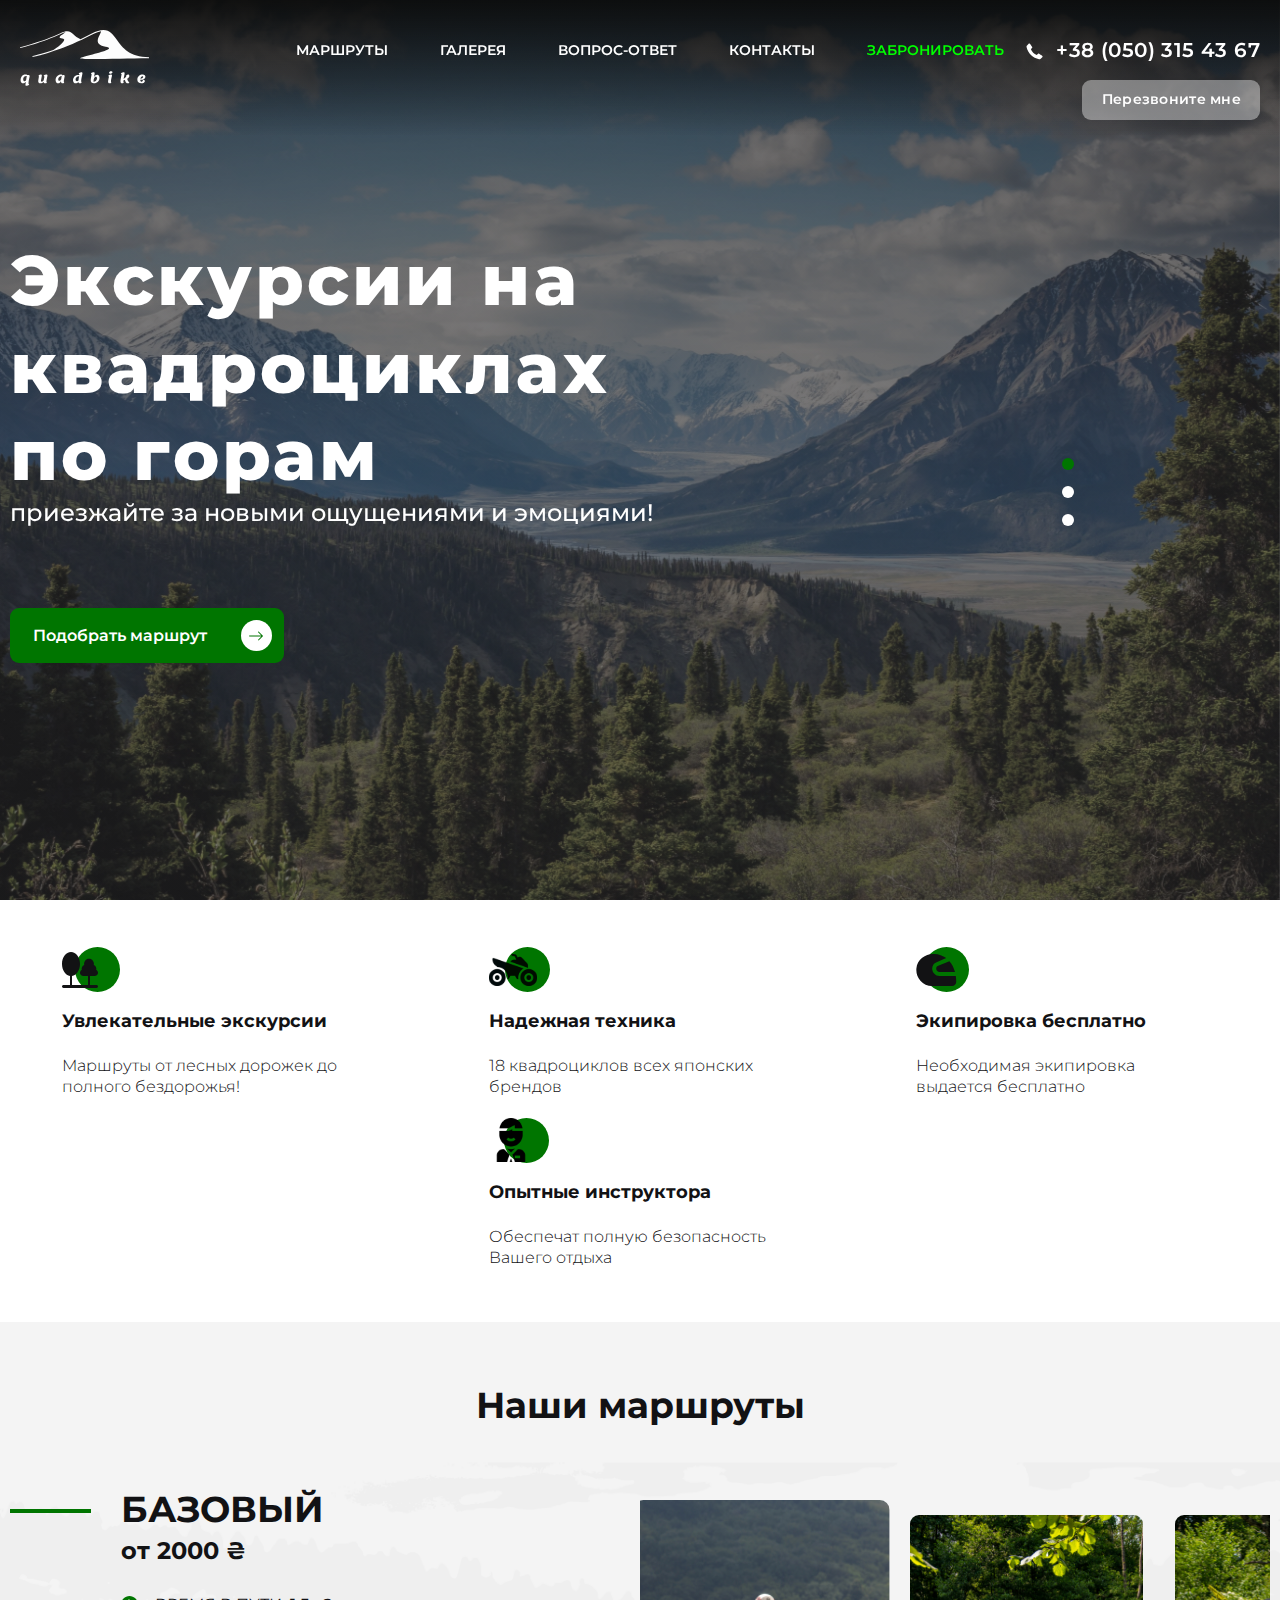
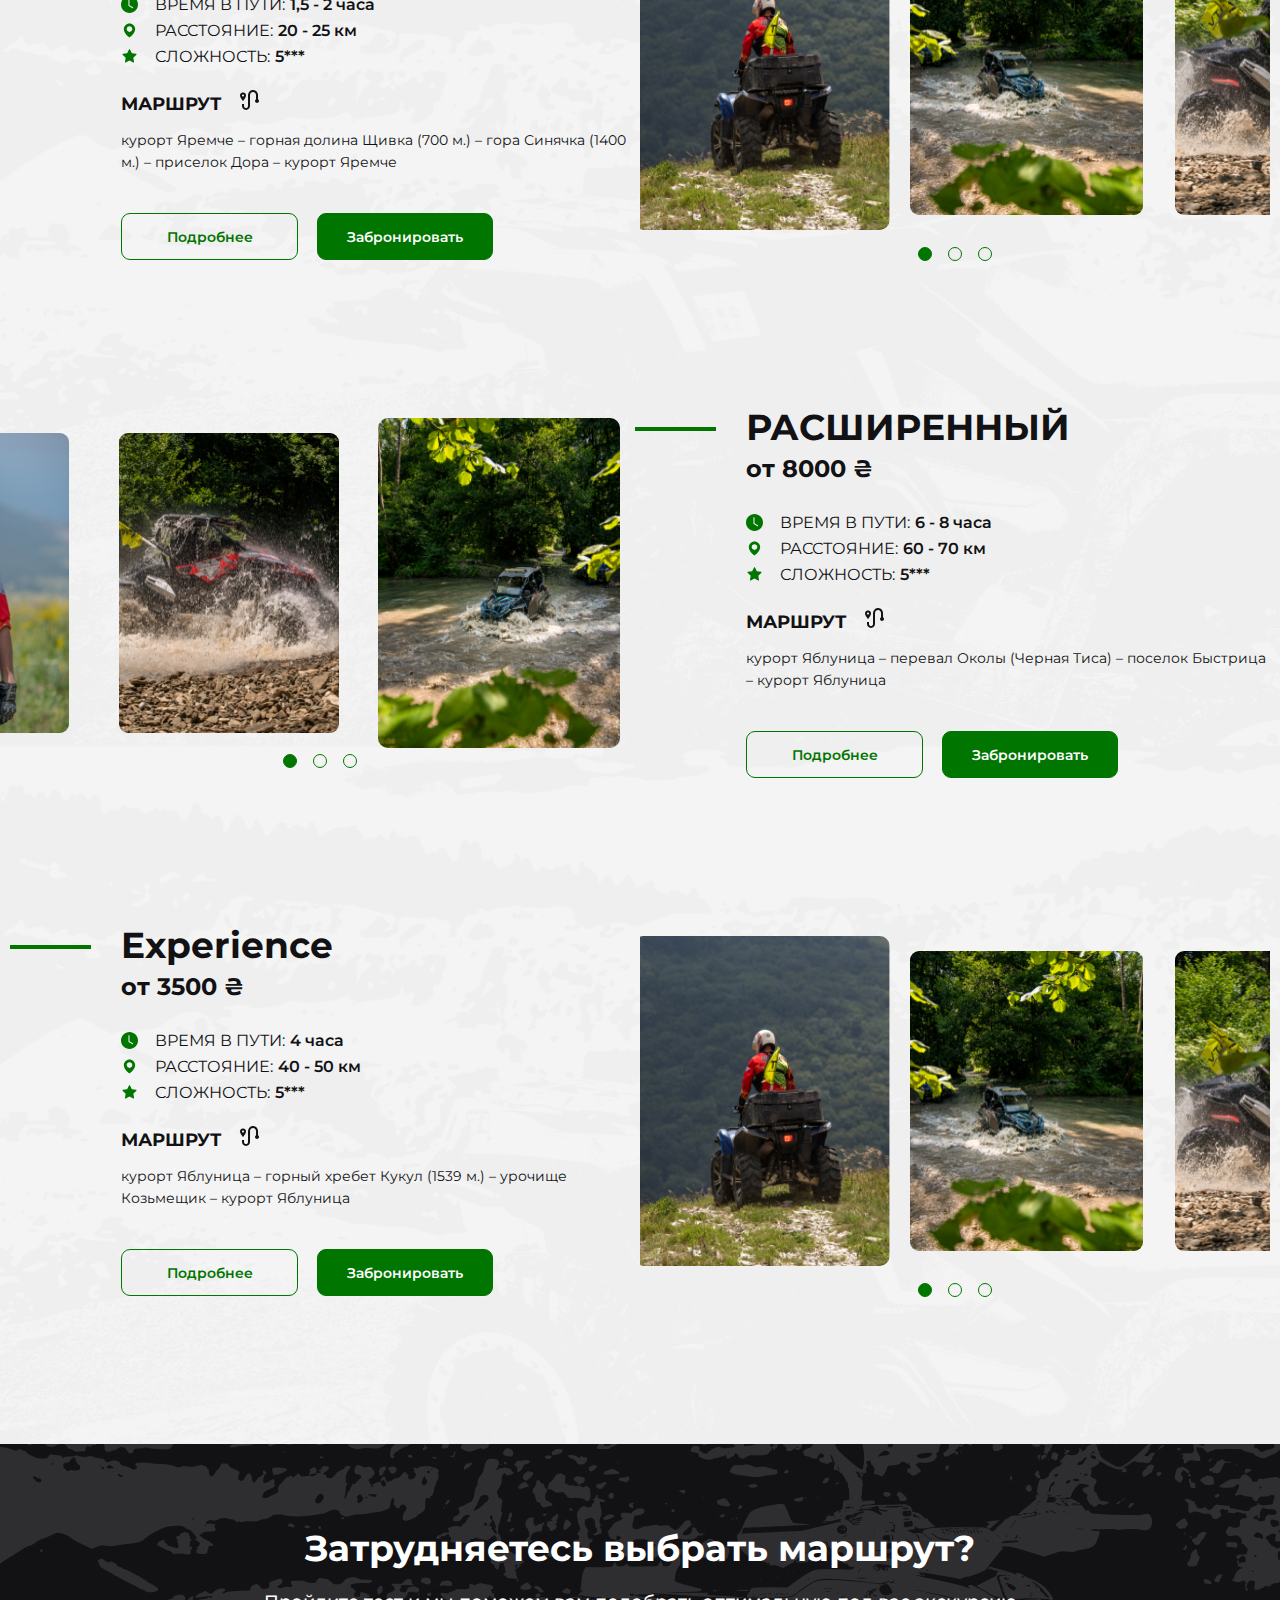
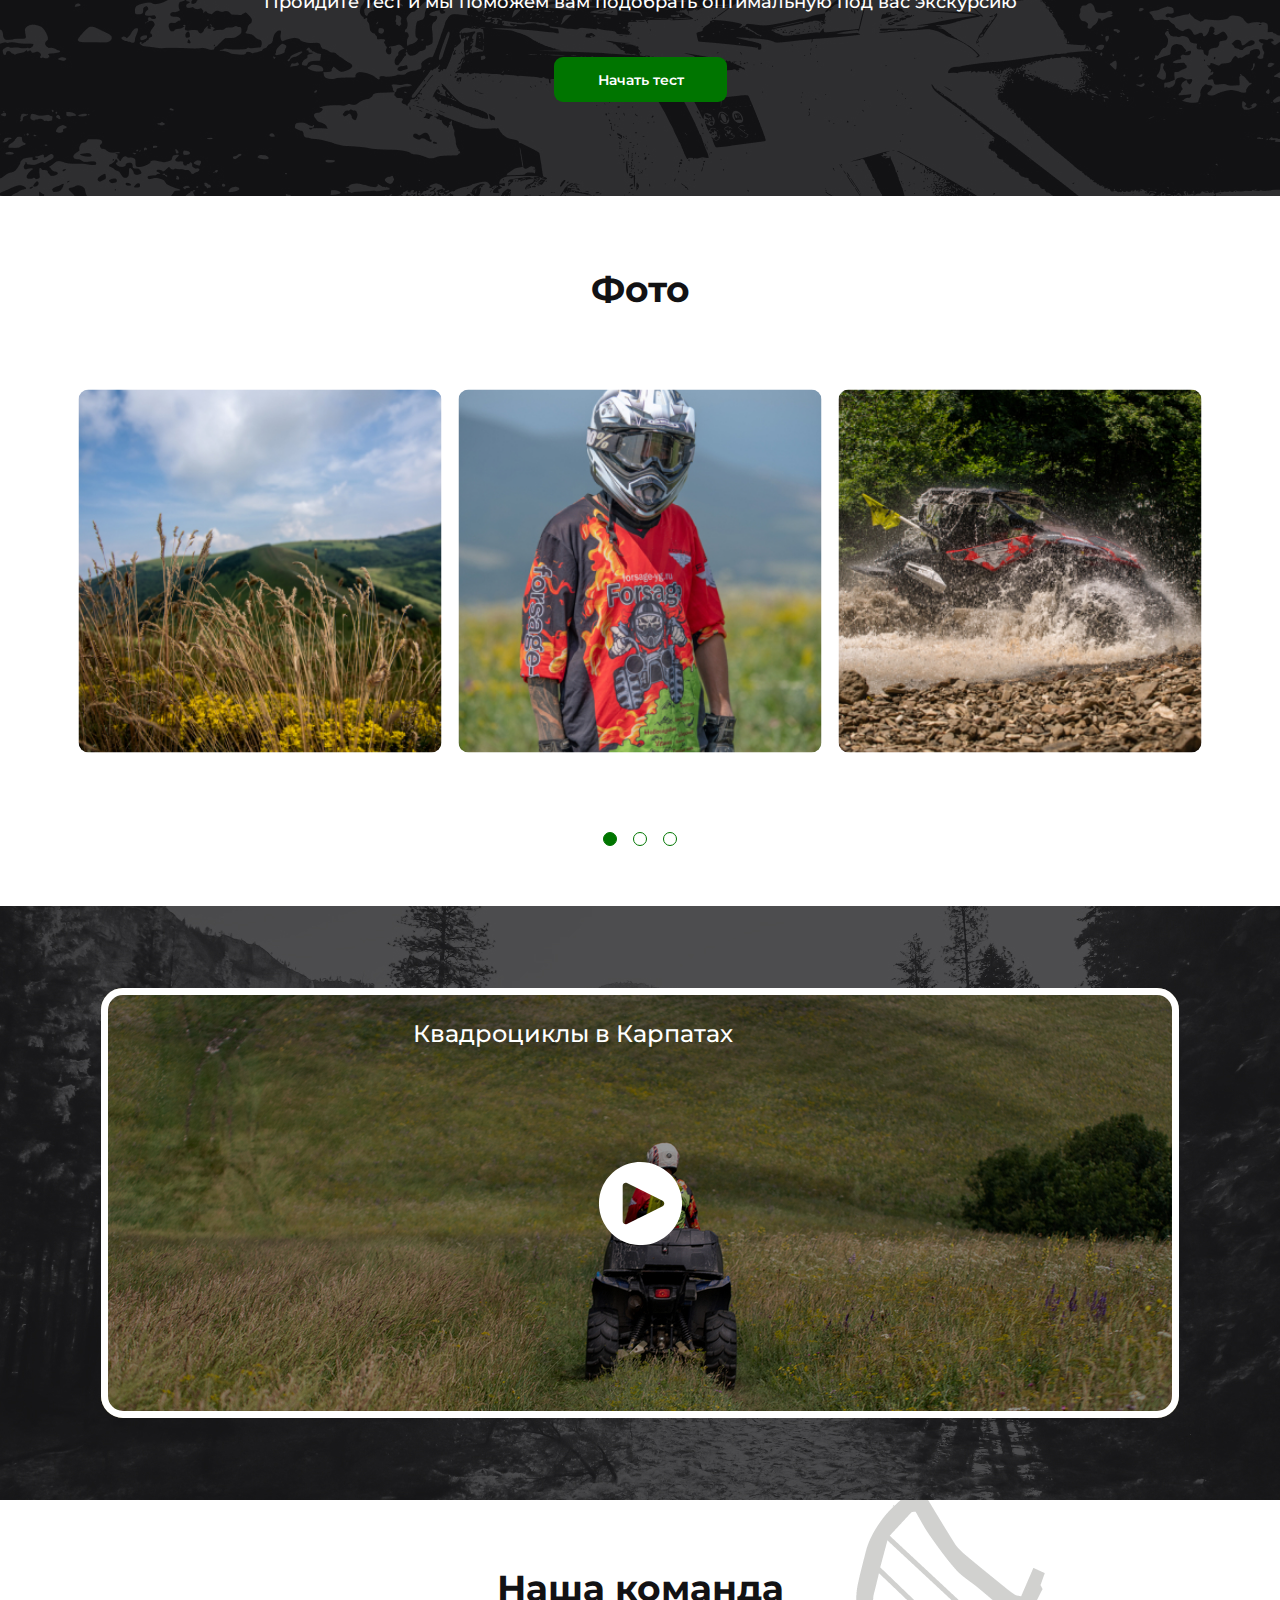
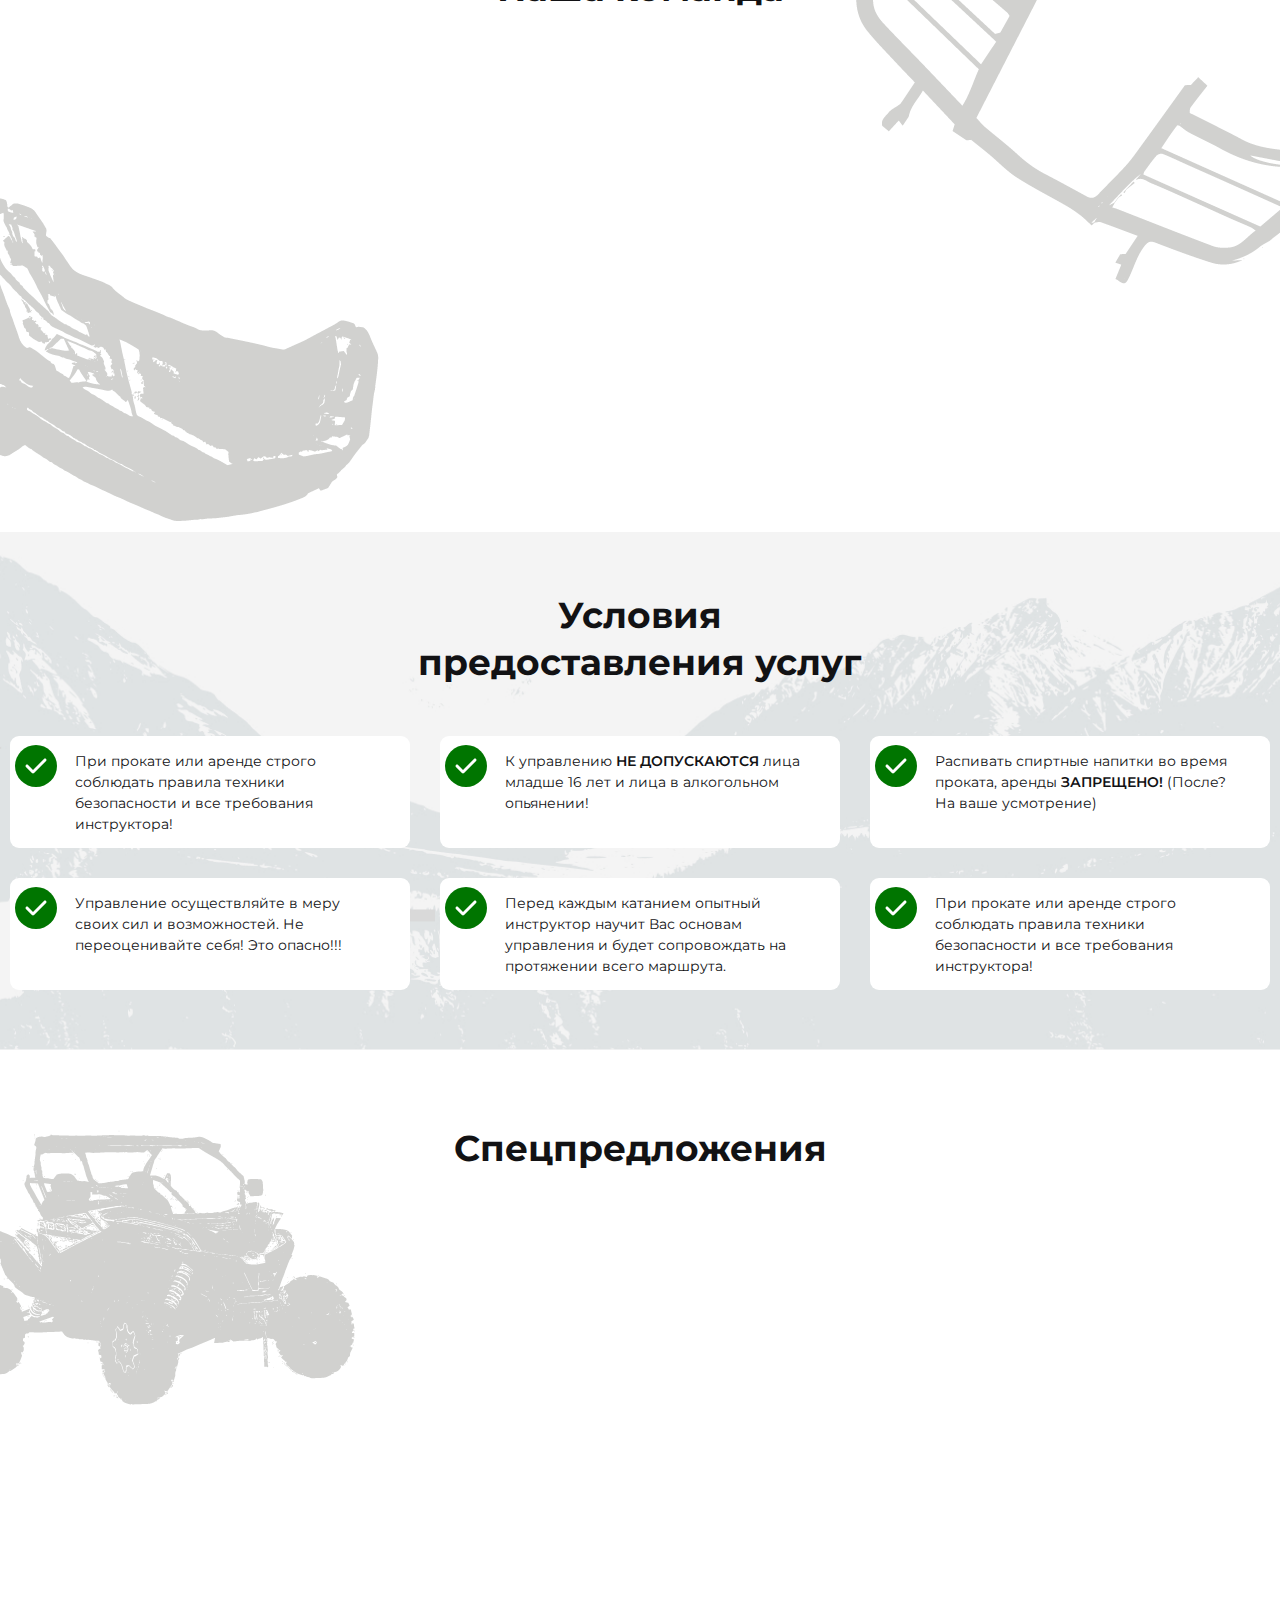
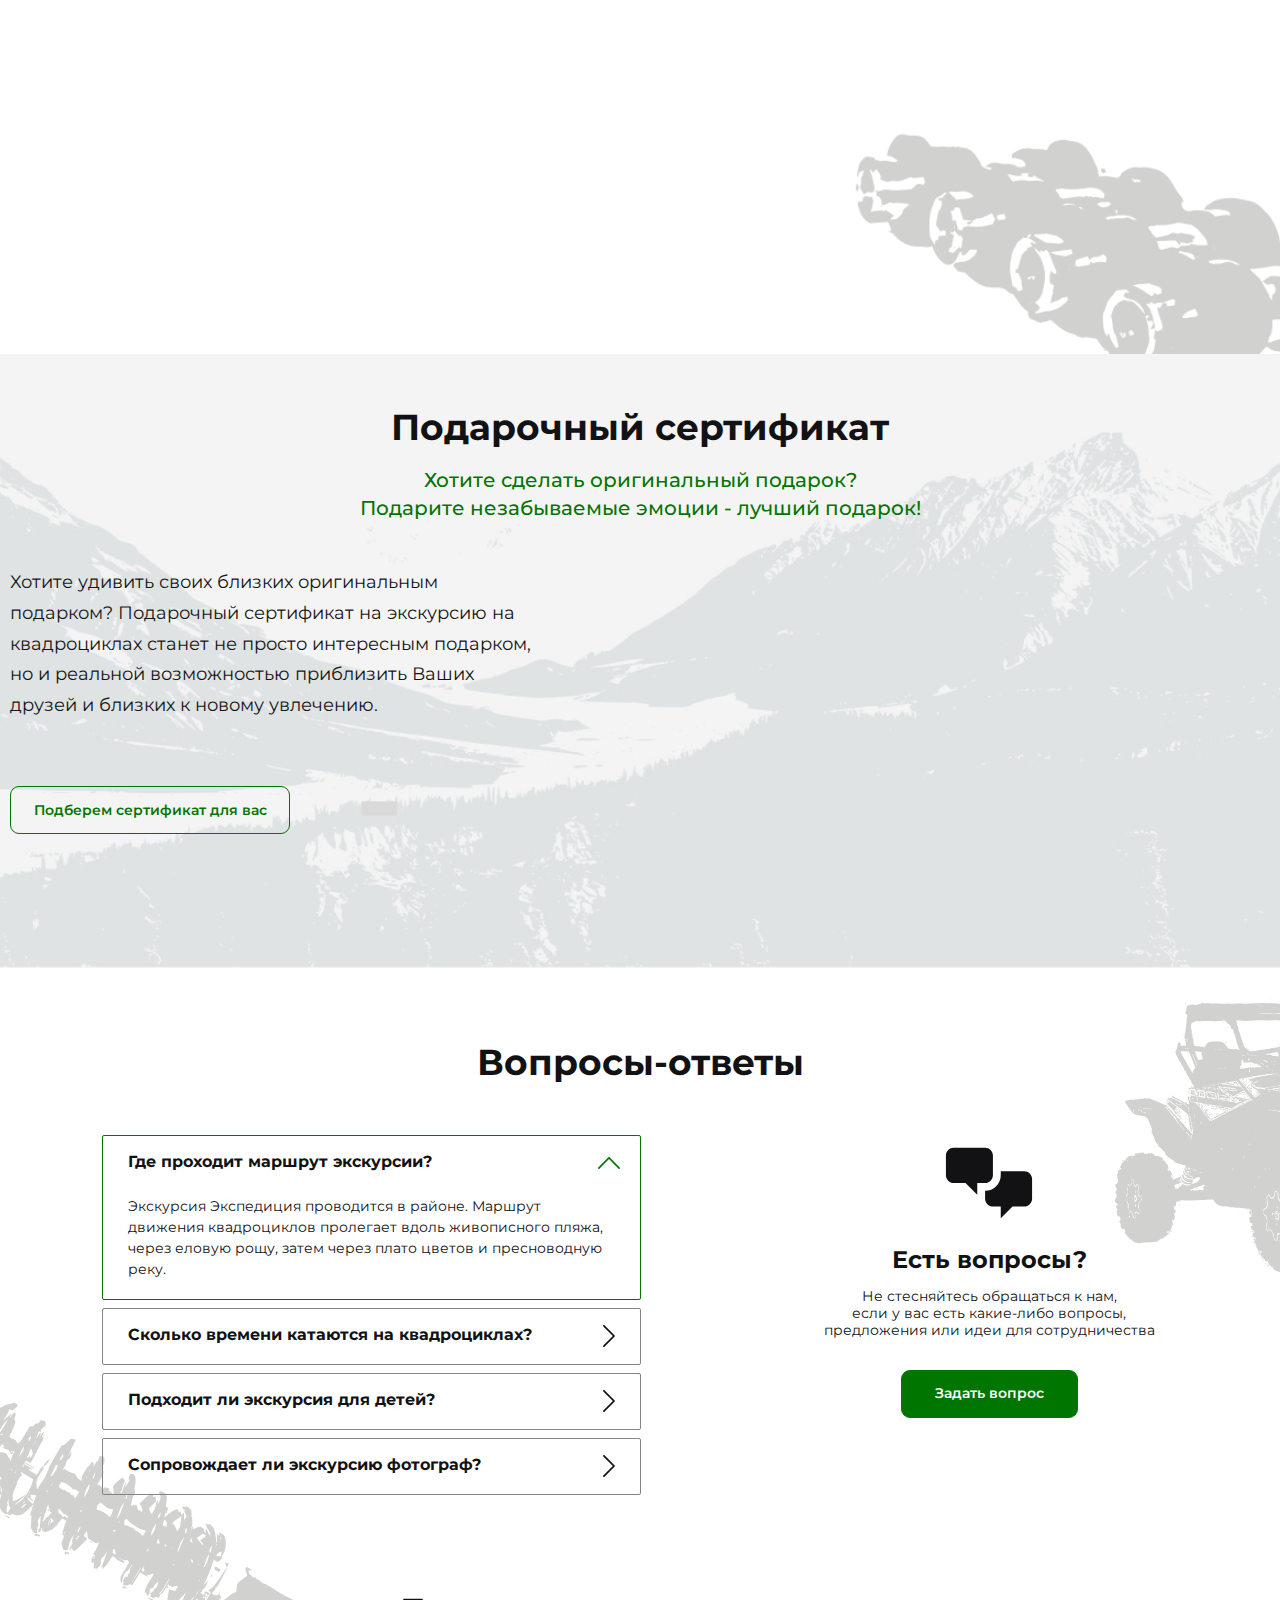
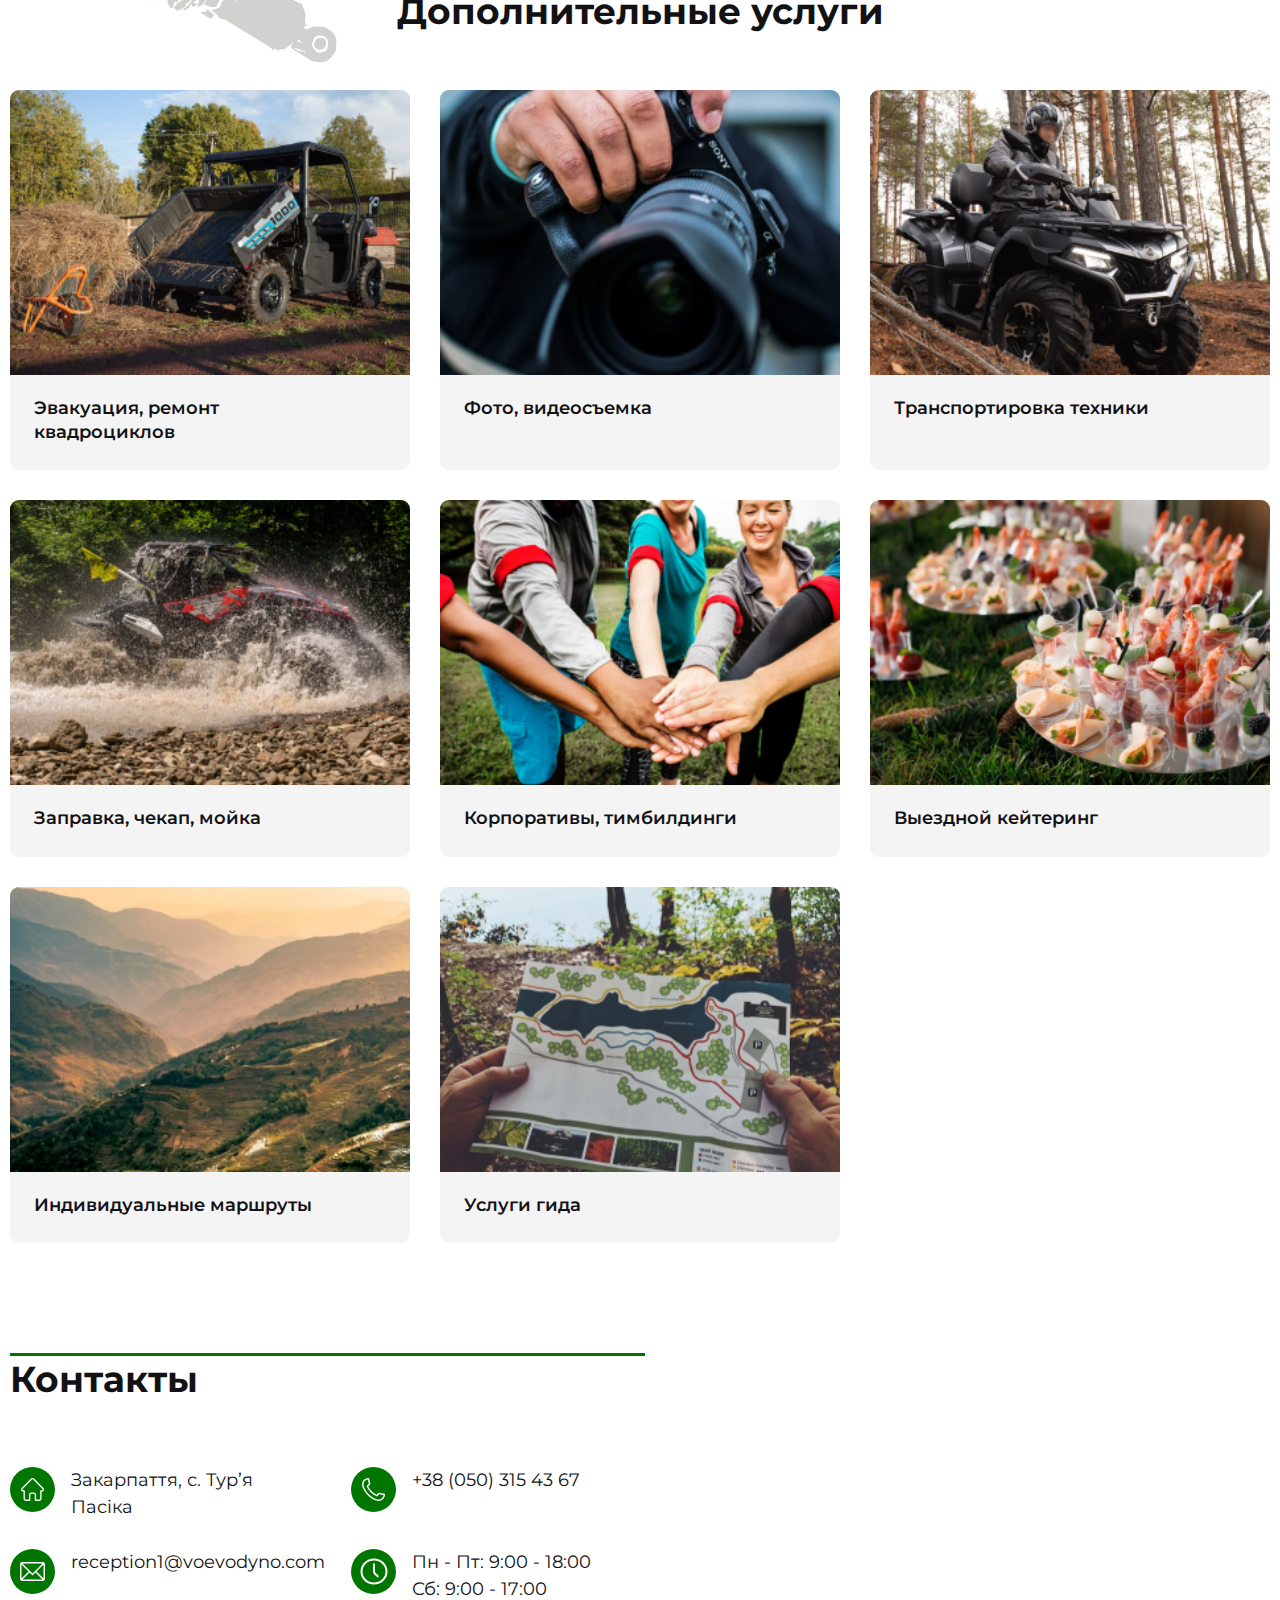
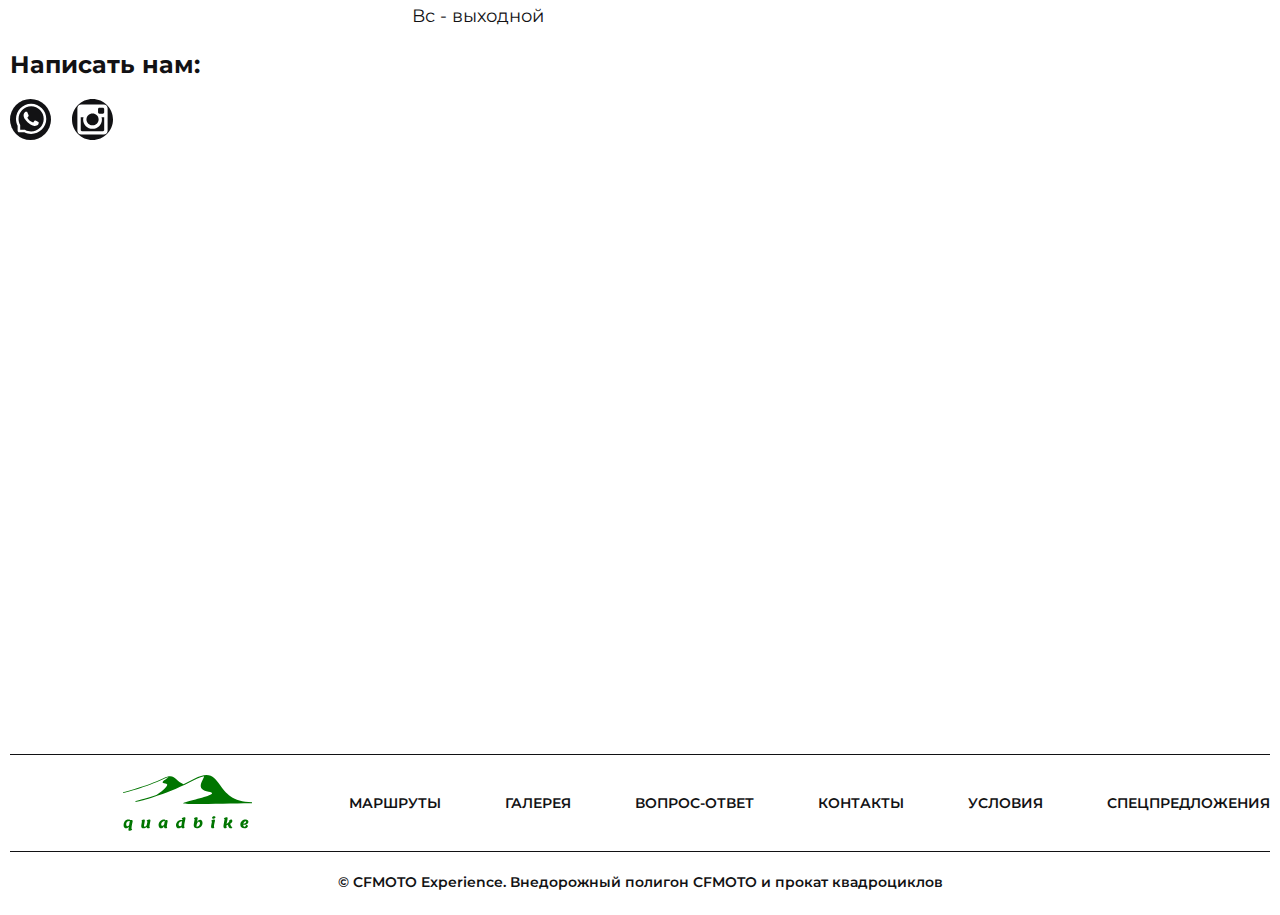
<file: index.html>
<!DOCTYPE html>
<html lang="ru">

<head>
  <meta charset="UTF-8">
  <meta http-equiv="X-UA-Compatible" content="IE=edge">
  <meta name="viewport" content="width=device-width, initial-scale=1.0">
  <title>Экскурсии на квадроциклах</title>
  <link rel="preconnect" href="https://fonts.googleapis.com">
  <link rel="preconnect" href="https://fonts.gstatic.com" crossorigin>
  <link href="https://fonts.googleapis.com/css2?family=Montserrat:wght@300;400;500;600;700;800&display=swap" rel="stylesheet">
  <link rel="stylesheet" href="css/slick.css">
  <link rel="stylesheet" href="css/jquery.fancybox.min.css">
  <link rel="stylesheet" href="https://cdnjs.cloudflare.com/ajax/libs/animate.css/4.1.1/animate.min.css"/>
  <link rel="stylesheet" href="css/style.css">
</head>

<body id="body">

  <header class="header">

    <div class="container">
      <div class="header__inner">

        <div class="header__top">
          <div class="header__top-inner">
            <a class="logo" href="#body">
              <img class="logo__img" src="images/logo/logoone.svg" alt="logo">
            </a>

            <nav class="menu">
              <button class="menu__btn">
                <span class="menu__btn-line"></span>
                <span class="menu__btn-line"></span>
                <span class="menu__btn-line"></span>
                <span class="menu__btn-line"></span>
              </button>
              <ul class="menu__list">
                <li class="menu__item">
                  <a class="menu__link" href="#routes">Маршруты </a>
                </li>
                <li class="menu__item">
                  <a class="menu__link" href="#foto">Галерея</a>
                </li>
                <li class="menu__item">
                  <a class="menu__link" href="#questions">Вопрос-Ответ</a>
                </li>
                <li class="menu__item">
                  <a class="menu__link" href="#contacts">Контакты</a>
                </li>
                <li class="menu__item">
                  <a class="menu__link  menu__item--active" href="#">Забронировать</a>
                </li>
                <li class="menu__item">
                  <a class="menu__item-phone" href="tel:380503154367">+38 (050) 315 43 67</a>
                </li>
              </ul>
              <!-- <li class="menu__item">
              </li> -->
            </nav>
            <a class="header__info-btn">Перезвоните мне</a>

          </div>
        </div>


        <h1 data-wow-delay=".5s" class="header__title wow animate__lightSpeedInLeft">Экскурсии на квадроциклах по горам</h1>
        <p data-wow-delay="1.5s" class="header__text wow animate__lightSpeedInLeft">приезжайте за новыми ощущениями и эмоциями!</p>
        <a data-wow-delay="2s" class="header__btn wow animate__lightSpeedInLeft" href="#">Подобрать маршрут</a>
      </div>
    </div>

  </header>

  <section class="slider__header">
    <div class="slider__header-item" style="background-image: url(images/slider/slider-bg1.jpg);"></div>
    <div class="slider__header-item" style="background-image: url(images/slider/slider-bg2.jpg);"></div>
    <div class="slider__header-item" style="background-image: url(images/slider/slider-bg3.jpg);"></div>
  </section>

  <main>
    <div class="benefits">
      <div class="container">
        <div class="benefits__items">
          <div class="benefits__item">
            <img class="benefits__img" src="images/icon/benefits-1.svg" alt="benefits icon">
            <h6 class="benefits__title">Увлекательные экскурсии</h6>
            <p class="benefits__text">Маршруты от лесных дорожек до полного бездорожья!</p>
          </div>
          <div class="benefits__item">
            <img class="benefits__img" src="images/icon/benefits-2.svg" alt="benefits icon">
            <h6 class="benefits__title">Надежная техника</h6>
            <p class="benefits__text">18 квадроциклов всех японских брендов</p>
          </div>
          <div class="benefits__item">
            <img class="benefits__img" src="images/icon/benefits-3.svg" alt="benefits icon">
            <h6 class="benefits__title">Экипировка бесплатно</h6>
            <p class="benefits__text">Необходимая экипировка <br> выдается бесплатно</p>
          </div>
          <div class="benefits__item">
            <img class="benefits__img" src="images/icon/benefits-4.svg" alt="benefits icon">
            <h6 class="benefits__title">Опытные инструктора</h6>
            <p class="benefits__text">Обеспечат полную безопасность Вашего отдыха</p>
          </div>
        </div>
      </div>
    </div>

    <section class="routes" id="routes">
      <div class="container">
        <div class="routes__inner">
          <h2 class="routes__title title">Наши маршруты</h2>

          <div class="routes__box">
            <div class="routes-base">
              <h3 class="routes-base__title">БАЗОВЫЙ</h3>
              <p class="routes__price">от 2000 <span>₴</span></p>
              <ul class="routes__list">
                <li class="routes__item">
                  <img class="routes__item-img" src="images/routes/icon-clock.svg" alt="icon clock">
                  <p class="routes__item-time">Время в пути:</p>
                  <p class="routes__item-hours ">1,5 - 2 часа</p>
                </li>
                <li class="routes__item">
                  <img class="routes__item-img" src="images/routes/icon-marker.svg" alt="icon marker">
                  <p class="routes__item-distance">Расстояние:</p>
                  <p class="routes__item-num">20 - 25 км</p>
                </li>
                <li class="routes__item">
                  <img class="routes__item-img" src="images/routes/icon-star.svg" alt="icon star">
                  <p class="routes__item-difficulty">Сложность:</p>
                  <p class="routes__item-stars ">5***</p>
                </li>
              </ul>
              <div class="routes__marker">
                <h4 class="routes__marker-title">Маршрут</h4>
                <p class="routes__marker-text">
                  курорт Яремче – горная долина Щивка (700 м.) – гора Синячка (1400 м.) – приселок Дора – курорт Яремче
                </p>
                <!-- <a class="routes-more__btn" href="iframe.html" data-fancybox data-type="iframe" data-width="1300" data-height="900">Подробнее</a> -->
                <a class="routes-more__btn" href="#">Подробнее</a>
                <a class="routes-book__btn" href="#">Забронировать</a>
              </div>
            </div>

            <div class="slider__base">
              <div class="slider__base-item">
                <img class="slider__base-img" src="images/slider/experience-1.jpg" alt="foto">
              </div>
              <div class="slider__base-item">
                <img class="slider__base-img" src="images/slider/experience-2.jpg" alt="foto">
              </div>
              <div class="slider__base-item">
                <img class="slider__base-img" src="images/slider/experience-3.jpg" alt="foto">
              </div>

            </div>
          </div>



          <div class="routes__box routes__box-advanced">

            <div class="routes-advanced">
              <h3 class="routes-advanced__title">РАСШИРЕННЫЙ</h3>
              <p class="routes__price">от 8000 <span>₴</span></p>
              <ul class="routes__list">
                <li class="routes__item">
                  <img class="routes__item-img" src="images/routes/icon-clock.svg" alt="icon clock">
                  <p class="routes__item-time">Время в пути:</p>
                  <p class="routes__item-hours ">6 - 8 часа</p>
                </li>
                <li class="routes__item">
                  <img class="routes__item-img" src="images/routes/icon-marker.svg" alt="icon marker">
                  <p class="routes__item-distance">Расстояние:</p>
                  <p class="routes__item-num">60 - 70 км</p>
                </li>
                <li class="routes__item">
                  <img class="routes__item-img" src="images/routes/icon-star.svg" alt="icon star">
                  <p class="routes__item-difficulty">Сложность:</p>
                  <p class="routes__item-stars ">5***</p>
                </li>
              </ul>
              <div class="routes__marker">
                <h4 class="routes__marker-title">Маршрут</h4>
                <p class="routes__marker-text">
                  курорт Яблуница – перевал Околы (Черная Тиса) – поселок Быстрица – курорт Яблуница
                </p>
                <!-- <a href="iframe.html" data-fancybox data-type="iframe" data-width="1300" data-height="1080" class="routes-more__btn">Подробнее</a> -->
                <a class="routes-more__btn" href="#">Подробнее</a>
                <a class="routes-book__btn" href="#">Забронировать</a>
              </div>
            </div>

            <div class="slider__advanced">
              <div class="slider__advanced-item">
                <img class="slider__advanced-img" src="images/slider/advanced-1.jpg" alt="foto">
              </div>
              <div class="slider__advanced-item">
                <img class="slider__advanced-img" src="images/slider/advanced-2.jpg" alt="foto">
              </div>
              <div class="slider__advanced-item">
                <img class="slider__advanced-img" src="images/slider/advanced-3.jpg" alt="foto">
              </div>
            </div>


          </div>

          <div class="routes__box">
            <div class="routes-experience">
              <h3 class="routes-experience__title">Experience</h3>
              <p class="routes__price">от 3500 <span>₴</span></p>
              <ul class="routes__list">
                <li class="routes__item">
                  <img class="routes__item-img" src="images/routes/icon-clock.svg" alt="icon clock">
                  <p class="routes__item-time">Время в пути:</p>
                  <p class="routes__item-hours ">4 часа</p>
                </li>
                <li class="routes__item">
                  <img class="routes__item-img" src="images/routes/icon-marker.svg" alt="icon marker">
                  <p class="routes__item-distance">Расстояние:</p>
                  <p class="routes__item-num">40 - 50 км</p>
                </li>
                <li class="routes__item">
                  <img class="routes__item-img" src="images/routes/icon-star.svg" alt="icon star">
                  <p class="routes__item-difficulty">Сложность:</p>
                  <p class="routes__item-stars ">5***</p>
                </li>
              </ul>
              <div class="routes__marker">
                <h4 class="routes__marker-title">Маршрут</h4>
                <p class="routes__marker-text">
                  курорт Яблуница – горный хребет Кукул (1539 м.) – урочище Козьмещик – курорт Яблуница
                </p>
                <!-- <a href="iframe.html" data-fancybox data-type="iframe" data-width="1300" data-height="1080" class="routes-more__btn">Подробнее</a> -->
                <a class="routes-more__btn" href="#">Подробнее</a>
                <a class="routes-book__btn" href="#">Забронировать</a>
              </div>
            </div>
            <div class="slider__experience">
              <div class="slider__experience-item">
                <img class="slider__experience-img" src="images/slider/experience-1.jpg" alt="foto">
              </div>
              <div class="slider__experience-item">
                <img class="slider__experience-img" src="images/slider/experience-2.jpg" alt="foto">
              </div>
              <div class="slider__experience-item">
                <img class="slider__experience-img" src="images/slider/experience-3.jpg" alt="foto">
              </div>
            </div>
          </div>


        </div>

      </div>
    </section>

    <div class="route-selection">
      <div class="container">
        <h3 class="route-selection__title">Затрудняетесь выбрать маршрут?</h3>
        <p class="route-selection__text">Пройдите тест и мы поможем вам подобрать оптимальную под вас экскурсию</p>
        <button class="route-selection__btn">Начать тест</button>
      </div>
    </div>

    <section class="foto" id="foto">
      <h2 class="foto__title title">Фото</h2>
      <div class="slider__foto">

        <div class="slider__foto-items">
          <div class="slider__foto-item">
            <img class="slider__foto-img" src="images/slider/slider-foto1.jpg" alt="foto">
            <img class="slider__foto-img" src="images/slider/slider-foto2.jpg" alt="foto">
            <img class="slider__foto-img" src="images/slider/slider-foto3.jpg" alt="foto">
          </div>
        </div>

        <div class="slider__foto-items">
          <div class="slider__foto-item">
            <img class="slider__foto-img" src="images/slider/slider-foto1.jpg" alt="foto">
            <img class="slider__foto-img" src="images/slider/slider-foto2.jpg" alt="foto">
            <img class="slider__foto-img" src="images/slider/slider-foto3.jpg" alt="foto">
          </div>
        </div>

        <div class="slider__foto-items">
          <div class="slider__foto-item">
            <img class="slider__foto-img" src="images/slider/slider-foto1.jpg" alt="foto">
            <img class="slider__foto-img" src="images/slider/slider-foto2.jpg" alt="foto">
            <img class="slider__foto-img" src="images/slider/slider-foto3.jpg" alt="foto">
          </div>
        </div>

      </div>

      <div class="video">
        <div class="video__bg">
          <img class="video__bg-img" src="images/photo/video.jpg" alt="video">
          <p class="video__name">Квадроциклы в Карпатах</p>
          <a data-fancybox class="video-link" href="https://youtu.be/VhbA4iGKQ6g"></a>
        </div>
      </div>

      

    </section>

    <section class="team">
      <div class="container">
        <h2 class="team__title title">Наша команда</h2>
        <div class="team__items">
          <div data-wow-delay="1.5s"class="team__item wow animate__fadeInLeftBig">
            <img class="team__item-img" src="images/team/foto-1.jpg" alt="images">
            <div class="team__item-desc">
              <h4 class="team__item-name">Юлиана</h4>
              <p class="team__item-position">руководитель</p>
            </div>
          </div>
          <div data-wow-delay=".5s" class="team__item wow animate__fadeInLeftBig">
            <img class="team__item-img" src="images/team/foto-2.jpg" alt="images">
            <div class="team__item-desc">
              <h4 class="team__item-name">Максим</h4>
              <p class="team__item-position">старший инструктор</p>
            </div>
          </div>
          <div data-wow-delay="1s"class="team__item wow animate__fadeInRightBig">
            <img class="team__item-img" src="images/team/foto-3.jpg" alt="images">
            <div class="team__item-desc">
              <h4 class="team__item-name">Кристина</h4>
              <p class="team__item-position">администратор</p>
            </div>
          </div>
          <div data-wow-delay="2s"class="team__item wow animate__fadeInRightBig">
            <img class="team__item-img" src="images/team/foto-4.jpg" alt="images">
            <div class="team__item-desc">
              <h4 class="team__item-name">Юрий</h4>
              <p class="team__item-position">старший механик</p>
            </div>
          </div>
        </div>
      </div>
    </section>

    <section class="services">
      <div class="container">
        <h2 class="services__title title">Условия предоставления услуг</h2>
        <div class="services__items">
          <div class="services__item">
            <p class="services__item-text">
              При прокате или аренде строго соблюдать правила техники безопасности и все требования инструктора!
            </p>
          </div>
          <div class="services__item">
            <p class="services__item-text">
              К управлению <span>НЕ ДОПУСКАЮТСЯ</span> лица младше 16 лет и лица в алкогольном опьянении!
            </p>
          </div>
          <div class="services__item">
            <p class="services__item-text">
              Распивать спиртные напитки во время проката, аренды <span>ЗАПРЕЩЕНО!</span> (После? На ваше усмотрение)
            </p>
          </div>
          <div class="services__item">
            <p class="services__item-text">
              Управление осуществляйте в меру своих сил и возможностей. Не переоценивайте себя! Это опасно!!!
            </p>
          </div>
          <div class="services__item">
            <p class="services__item-text">
              Перед каждым катанием опытный инструктор научит Вас основам управления и будет сопровождать на протяжении
              всего маршрута.
            </p>
          </div>
          <div class="services__item">
            <p class="services__item-text">
              При прокате или аренде строго соблюдать правила техники безопасности и все требования инструктора!
            </p>
          </div>
        </div>
      </div>
    </section>

    <section class="special-offers" id="special-offers">
      <div class="container">
        <h2 class="special-offers__title title">Спецпредложения</h2>
        <div class="special-offers__inner">

          <div data-wow-delay=".5s" class="special-offers__box wow animate__fadeInLeftBig">
            <div class="special-offers__item">
              <img class="special-offers__item-img" src="images/offers/offers-1.jpg" alt="images">
            </div>
            <div class="special-offers__item">
              <div class="special-offers__discount">
                <h3 class="special-offers__discount-title">
                  Скидка 10%
                  <span>на День Рождение</span>
                </h3>
                <p class="special-offers__discount-text">
                  в честь Дня Рождения - дарим имениннику скидку 10%
                </p>
              </div>
            </div>
          </div>

          <div data-wow-delay="1s" class="special-offers__box wow animate__fadeInRightBig">
            <div class="special-offers__item">
              <img class="special-offers__item-img" src="images/offers/offers-2.jpg" alt="images">
            </div>
            <div class="special-offers__item">
              <div class="special-offers__discount">
                <h3 class="special-offers__discount-title">
                  Скидка 10%
                </h3>
                <p class="special-offers__discount-text">
                  клиентам Quadbike на услуги Загородного клуба Ягода Малина
                </p>
                <button class="special-offers__discount-btn" href="#">Подробнее</button>
              </div>
            </div>
          </div>
        </div>
      </div>
    </section>

    <section class="gift-certificate">
      <div class="container">
        <h2 class="gift-certificates__title title">Подарочный сертификат</h2>
        <p class="gift-certificates__text">
          Хотите сделать оригинальный подарок? <br> Подарите незабываемые эмоции - лучший подарок!
        </p>
        <div class="gift-certificates__items">

          <div class="gift-certificates__item">
            <p class="gift-certificates__item-text">
              Хотите удивить своих близких оригинальным подарком? Подарочный сертификат на экскурсию на квадроциклах
              станет не просто интересным подарком, но и реальной возможностью приблизить Ваших друзей и близких к
              новому увлечению.
            </p>
            <a class="gift-certificates__item-btn" href="#">Подберем сертификат для вас</a>
          </div>

          <div data-wow-delay="1s" class="gift-certificates__item wow animate__rollIn">
            <img class="gift-certificates__item-img" src="images/offers/certificates.png" alt="images">
          </div>

        </div>
      </div>
    </section>

    <section class="questions" id="questions">
      <div class="container">
        <h2 class="questions__title title">Вопросы-ответы</h2>
        <div class="questions__inner">

          <div class="questions__items">
            <div class="questions__item questions__item--active">
              <h4 class="questions__item-title">
                Где проходит маршрут экскурсии?
              </h4>
              <p class="questions__item-text">
                Экскурсия Экспедиция проводится в районе. Маршрут движения квадроциклов пролегает вдоль живописного
                пляжа, через еловую рощу, затем через плато цветов и пресноводную реку.
              </p>
            </div>

            <div class="questions__item">
              <h4 class="questions__item-title">
                Сколько времени катаются на квадроциклах?
              </h4>
              <p class="questions__item-text">
                На экскурсии Экспедиция непосредственно катание на квадроциклах длится 3,5 часа! Вы погоняете вдоль
                пляжа, форсируете реку, проедете вдоль плато цветов и через рощу.
              </p>
            </div>

            <div class="questions__item">
              <h4 class="questions__item-title">
                Подходит ли экскурсия для детей?
              </h4>
              <p class="questions__item-text">
                Экскурсия Экспедиция подходит для детей от 5 лет. Дети помладше также могут участвовать, но родители
                сами должны решить, готов ли ребенок к поездке на квадроциклах.
              </p>
            </div>

            <div class="questions__item">
              <h4 class="questions__item-title">
                Сопровождает ли экскурсию фотограф?
              </h4>
              <p class="questions__item-text">
                В настоящее время фотограф не сопровождает экскурсию, но если вы хотите сделать фотосессию во время
                экскурсии, сообщите об этом консультанту! Он свяжеться с фотографом.
              </p>
            </div>
          </div>

          <div class="questions__box">
            <img class="questions__box-img" src="images/questions/questions-1.svg" alt="images">
            <h3 class="questions__box-title">Есть вопросы?</h3>
            <p class="questions__box-text">
              Не стесняйтесь обращаться к нам, <br> если у вас есть какие-либо вопросы, предложения или идеи для
              сотрудничества
            </p>
            <a class="questions__box-btn" href="#">Задать вопрос</a>
          </div>

        </div>
      </div>
    </section>

    <section class="additional-services">
      <div class="container">
        <h2 class="additional-services__title title">Дополнительные услуги</h2>
        <div class="additional-services__items">
          <a class="additional-services__item" href="#">
            <img class="additional-services__img" src="images/services/services-1.jpg" alt="images">
            <p class="additional-services__text">Эвакуация, ремонт квадроциклов</p>
          </a>
          <a class="additional-services__item" href="#">
            <img class="additional-services__img" src="images/services/services-2.jpg" alt="images">
            <p class="additional-services__text">Фото, видеосъемка</p>
          </a>
          <a class="additional-services__item" href="#">
            <img class="additional-services__img" src="images/services/services-3.jpg" alt="images">
            <p class="additional-services__text">Транспортировка техники</p>
          </a>
          <a class="additional-services__item" href="#">
            <img class="additional-services__img" src="images/services/services-4.jpg" alt="images">
            <p class="additional-services__text">Заправка, чекап, мойка</p>
          </a>
          <a class="additional-services__item" href="#">
            <img class="additional-services__img" src="images/services/services-5.jpg" alt="images">
            <p class="additional-services__text">Корпоративы, тимбилдинги</p>
          </a>
          <a class="additional-services__item" href="#">
            <img class="additional-services__img" src="images/services/services-6.jpg" alt="images">
            <p class="additional-services__text">Выездной кейтеринг</p>
          </a>
          <a class="additional-services__item" href="#">
            <img class="additional-services__img" src="images/services/services-7.jpg" alt="images">
            <p class="additional-services__text">Индивидуальные маршруты</p>
          </a>
          <a class="additional-services__item" href="#">
            <img class="additional-services__img" src="images/services/services-8.jpg" alt="images">
            <p class="additional-services__text">Услуги гида</p>
          </a>
        </div>
      </div>
    </section>

    <section class="contacts" id="contacts">
      <div class="container">
        <div class="contacts__inner">

          <div class="contacts__info">
            <h2 class="contacts__title title">Контакты</h2>
            <div class="contacts__items">
              <div class="contacts__item">
                <img class="contacts__item-img" src="images/icon/home.svg" alt="icon">
                <p class="contacts__item-text">Закарпаття, с. Тур’я Пасіка</p>
              </div>
              <div class="contacts__item">
                <img class="contacts__item-img" src="images/icon/email.svg" alt="icon">
                <a class="contacts__item-email" href="mailto:reception1@voevodyno.com">reception1@voevodyno.com</a>
              </div>
              <div class="contacts__item">
                <img class="contacts__item-img" src="images/icon/phone.svg" alt="icon">
                <a class="contacts__item-phone" href="tel:380503154367">+38 (050) 315 43 67
                </a>
              </div>
              <div class="contacts__item">
                <img class="contacts__item-img" src="images/icon/clock.svg" alt="icon">
                <p class="contacts__item-text">Пн - Пт: 9:00 - 18:00 <br> Сб: 9:00 - 17:00 <br> Вс - выходной</p>
              </div>
            </div>
          </div>

          <div class="contacts__social">
            <h6 class="contacts__social-title">Написать нам:</h6>
            <ul class="contacts__social-list">
              <li class="contacts__social-item">
                <a class="contacts__social-link" href="#">
                  <img src="images/icon/whatsapp.svg" alt="whatsapp">
                </a>
              </li>
              <li class="contacts__social-item">
                <a class="contacts__social-link" href="#">
                  <img src="images/icon/instagram.svg" alt="instagram">
                </a>
              </li>
            </ul>
          </div>
        </div>
        <div class="map">
          <iframe
            src="https://www.google.com/maps/embed?pb=!1m14!1m12!1m3!1d56253.82605522573!2d22.6842335488445!3d48.687854572682774!2m3!1f0!2f0!3f0!3m2!1i1024!2i768!4f13.1!5e0!3m2!1sru!2sua!4v1684566039195!5m2!1sru!2sua"
            width="100%" height="480" style="border:0;" allowfullscreen="" loading="lazy"
            referrerpolicy="no-referrer-when-downgrade">
          </iframe>
        </div>
      </div>
    </section>
  </main>

  <footer class="footer">
    <div class="container">
      <div class="footer__top">
        <a class="footer__logo" href="#body">
          <img class="footer__logo-img" src="images/logo/footer-logo.svg" alt="logo">
        </a>
        <div class="footer__menu">
          <ul class="footer__menu-list">
            <li class="footer__item">
              <a class="footer__link" href="#routes">Маршруты</a>
            </li>
            <li class="footer__item">
              <a class="footer__link" href="#foto">Галерея</a>
            </li>
            <li class="footer__item">
              <a class="footer__link" href="#questions">Вопрос-Ответ</a>
            </li>
            <li class="footer__item">
              <a class="footer__link" href="#contacts">Контакты</a>
            </li>
            <li class="footer__item">
              <a class="footer__link" href="#">Условия</a>
            </li>
            <li class="footer__item">
              <a class="footer__link" href="#special-offers">Спецпредложения</a>
            </li>
          </ul>
        </div>
      </div>
      <div class="footer__copy">
        <p class="footer__copy-text">
          © CFMOTO Experience. Внедорожный полигон CFMOTO и прокат квадроциклов
        </p>
      </div>
    </div>
  </footer>

  <script src="https://ajax.googleapis.com/ajax/libs/jquery/3.6.0/jquery.min.js"></script>
  <script src="js/slick.min.js"></script>
  <script src="js/jquery.fancybox.min.js"></script>
  <script src="js/wow.min.js"></script>
  <script src="js/main.js"></script>

</body>

</html>
</file>
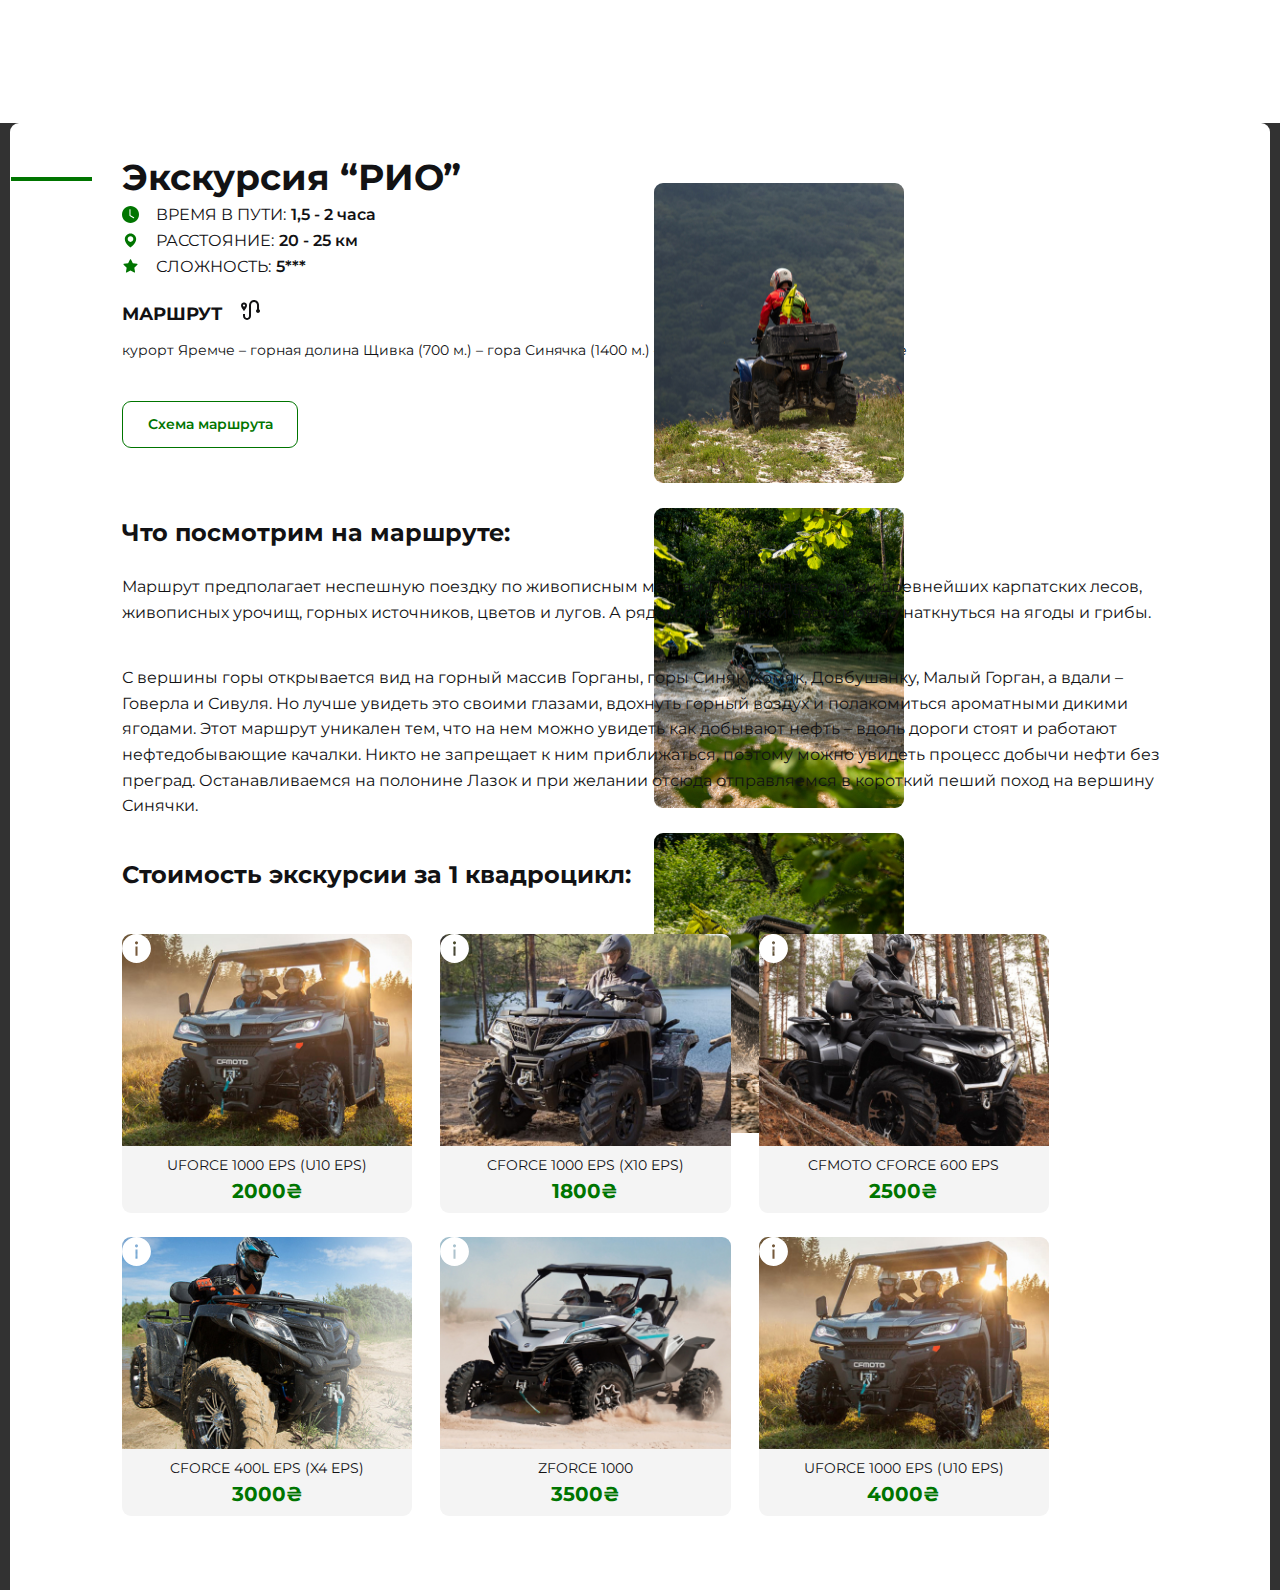
<file: excursion.html>
<!DOCTYPE html>
<html lang="ru">

<head>
  <meta charset="UTF-8">
  <meta http-equiv="X-UA-Compatible" content="IE=edge">
  <meta name="viewport" content="width=device-width, initial-scale=1.0">
  <title>Экскурсии на квадроциклах</title>
  <link rel="preconnect" href="https://fonts.googleapis.com">
  <link rel="preconnect" href="https://fonts.gstatic.com" crossorigin>
  <link href="https://fonts.googleapis.com/css2?family=Montserrat:wght@300;400;500;600;700;800&display=swap" rel="stylesheet">
  <link rel="stylesheet" href="css/magnific-popup.css">
  <link rel="stylesheet" href="css/slick.css">
  <link rel="stylesheet" href="css/style.css">
</head>

<body>

  <div class="wrapper">


    <header class="header__excursion">
      <div class="container">
        <div class="header__excursion-inner">
          <a class="closed" href="index.html">
            <img class="closed__img" src="images/icon/closed.svg" alt="closed icon">
          </a>
        </div>
      </div>
    </header>

    <main>
      <section class="excursion">
        <div class="container">
          <div class="excursion__inner">
            <!-- <h2 class="routes__title title"></h2> -->

            <div class="excursion__box">
              <div class="excursion-base">
                <h2 class="routes-base__title">Экскурсия “РИО”</h2>
                <!-- <p class="routes__price">от 2000 <span>₴</span></p> -->
                <ul class="routes__list">
                  <li class="routes__item">
                    <img class="routes__item-img" src="images/routes/icon-clock.svg" alt="icon clock">
                    <p class="routes__item-time">Время в пути:</p>
                    <p class="routes__item-hours ">1,5 - 2 часа</p>
                  </li>
                  <li class="routes__item">
                    <img class="routes__item-img" src="images/routes/icon-marker.svg" alt="icon marker">
                    <p class="routes__item-distance">Расстояние:</p>
                    <p class="routes__item-num">20 - 25 км</p>
                  </li>
                  <li class="routes__item">
                    <img class="routes__item-img" src="images/routes/icon-star.svg" alt="icon star">
                    <p class="routes__item-difficulty">Сложность:</p>
                    <p class="routes__item-stars ">5***</p>
                  </li>
                </ul>
                <div class="routes__marker">
                  <h4 class="routes__marker-title">Маршрут</h4>
                  <p class="routes__marker-text">
                    курорт Яремче – горная долина Щивка (700 м.) – гора Синячка (1400 м.) – приселок Дора – курорт
                    Яремче
                  </p>
                  <a class="excursion__btn" href="#">Схема маршрута</a>
                  <!-- <a class="routes-book__btn" href="#">Забронировать</a> -->
                </div>
              </div>

              <div class="slider__excursion">
                <div class="slider__excursion-item">
                  <img class="slider__excursion-img" src="images/slider/experience-1.jpg" alt="foto">
                </div>
                <div class="slider__excursion-item">
                  <img class="slider__excursion-img" src="images/slider/experience-2.jpg" alt="foto">
                </div>
                <div class="slider__excursion-item">
                  <img class="slider__excursion-img" src="images/slider/experience-3.jpg" alt="foto">
                </div>

              </div>

            </div>

            <div class="excursion__route">
              <h3 class="excursion__route__title">Что посмотрим на маршруте:</h3>
              <div class="excursion__route__text">
                <p>
                  Маршрут предполагает неспешную поездку по живописным местам Прикарпатье, среди древнейших карпатских лесов, живописных урочищ, горных источников, цветов и лугов. А рядом с тропинкой часто можно наткнуться на ягоды и грибы.
                </p>
                <p>
                  С вершины горы открывается вид на горный массив Горганы, горы Синяк, Хомяк, Довбушанку, Малый Горган, а вдали – Говерла и Сивуля. Но лучше увидеть это своими глазами, вдохнуть горный воздух и полакомиться ароматными дикими ягодами. Этот маршрут уникален тем, что на нем можно увидеть как добывают нефть – вдоль дороги стоят и работают нефтедобывающие качалки. Никто не запрещает к ним приближаться, поэтому можно увидеть процесс добычи нефти без преград. Останавливаемся на полонине Лазок и при желании отсюда отправляемся в короткий пеший поход на вершину Синячки.
                </p>
              </div>
            </div>

          </div>

        </div>

      </section>

      <section class="tour-price">
        <div class="container">
          <div class="tour-price__inner">
            <h3 class="tour-price__title">Стоимость экскурсии за 1 квадроцикл:</h3>
            <div class="tour-price__items">

              <div class="tour-price__item">
                <a class="tour-price__link" href="#">
                  <img class="tour-price__img" src="images/icon/tour-price.svg" alt="tour-price icon">
                </a>
                <img class="tour-price__img" src="images/tour-price/bike-1.jpg" alt="bike images">
                <p class="tour-price__text">UFORCE 1000 EPS (U10 EPS)</p>
                <p class="tour-price__price">2000<span>₴</span></p>
              </div>
              <div class="tour-price__item">
                <a class="tour-price__link" href="#">
                  <img class="tour-price__img" src="images/icon/tour-price.svg" alt="tour-price icon">
                </a>
                <img class="tour-price__img" src="images/tour-price/bike-2.jpg" alt="bike images">
                <p class="tour-price__text">CFORCE 1000 EPS (X10 EPS)</p>
                <p class="tour-price__price">1800<span>₴</span></p>
              </div>
              <div class="tour-price__item">
                <a class="tour-price__link" href="#">
                  <img class="tour-price__img" src="images/icon/tour-price.svg" alt="tour-price icon">
                </a>
                <img class="tour-price__img" src="images/tour-price/bike-3.jpg" alt="bike images">
                <p class="tour-price__text">CFMOTO CFORCE 600 EPS</p>
                <p class="tour-price__price">2500<span>₴</span></p>
              </div>
              <div class="tour-price__item">
                <a class="tour-price__link" href="#">
                  <img class="tour-price__img" src="images/icon/tour-price.svg" alt="tour-price icon">
                </a>
                <img class="tour-price__img" src="images/tour-price/bike-4.jpg" alt="bike images">
                <p class="tour-price__text">CFORCE 400L EPS (X4 EPS)</p>
                <p class="tour-price__price">3000<span>₴</span></p>
              </div>
              <div class="tour-price__item">
                <a class="tour-price__link" href="#">
                  <img class="tour-price__img" src="images/icon/tour-price.svg" alt="tour-price icon">
                </a>
                <img class="tour-price__img" src="images/tour-price/bike-5.jpg" alt="bike images">
                <p class="tour-price__text">ZFORCE 1000</p>
                <p class="tour-price__price">3500<span>₴</span></p>
              </div>
              <div class="tour-price__item">
                <a class="tour-price__link" href="#">
                  <img class="tour-price__img" src="images/icon/tour-price.svg" alt="tour-price icon">
                </a>
                <img class="tour-price__img" src="images/tour-price/bike-6.jpg" alt="bike images">
                <p class="tour-price__text">UFORCE 1000 EPS (U10 EPS)</p>
                <p class="tour-price__price">4000<span>₴</span></p>
              </div>


            </div>
          </div>
        </div>
      </section>
    </main>

    <footer class="footer__excursion">
      <div class="container">
        <div class="excursion__booking">

        </div>
      </div>
    </footer>
  </div>

</body>



<script src="https://ajax.googleapis.com/ajax/libs/jquery/3.6.0/jquery.min.js"></script>
<script src="js/jquery.magnific-popup.min.js"></script>
<script src="js/slick.min.js"></script>
<script src="js/main.js"></script>

</body>

</html>
</file>
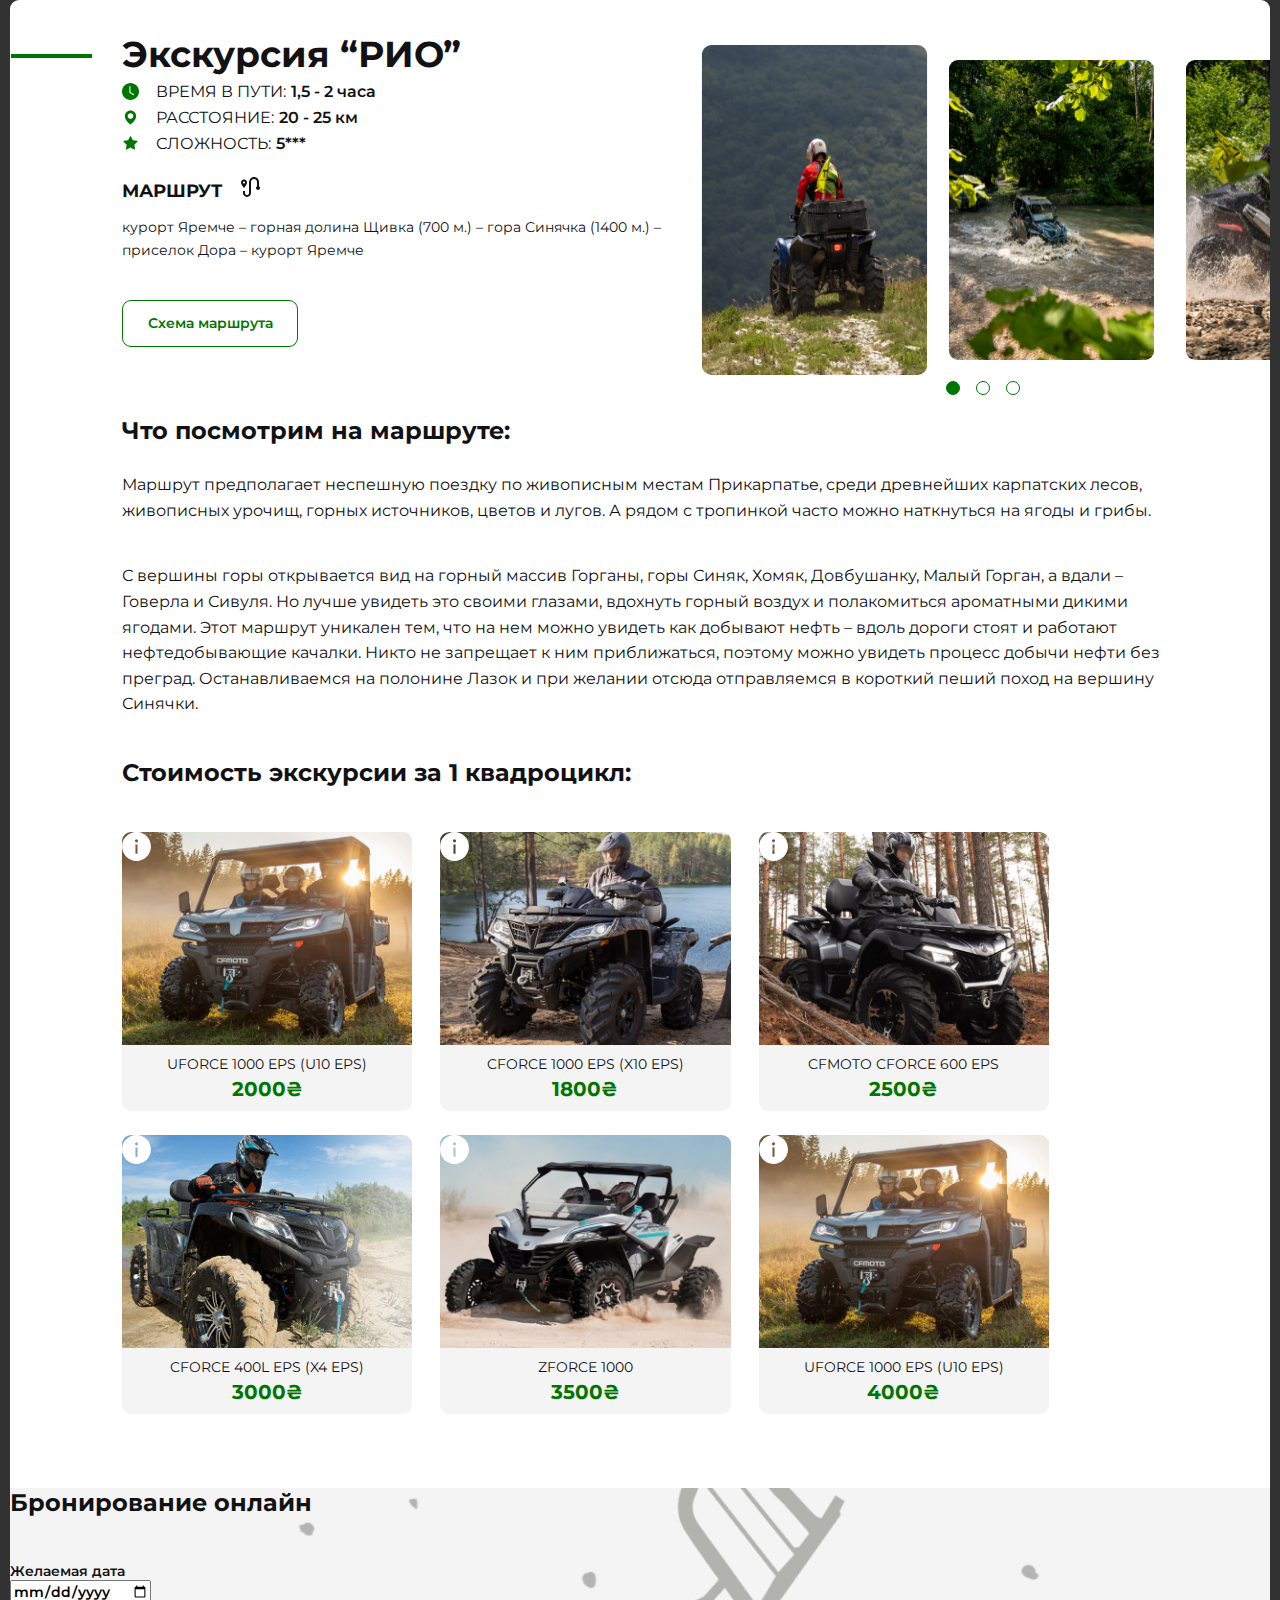
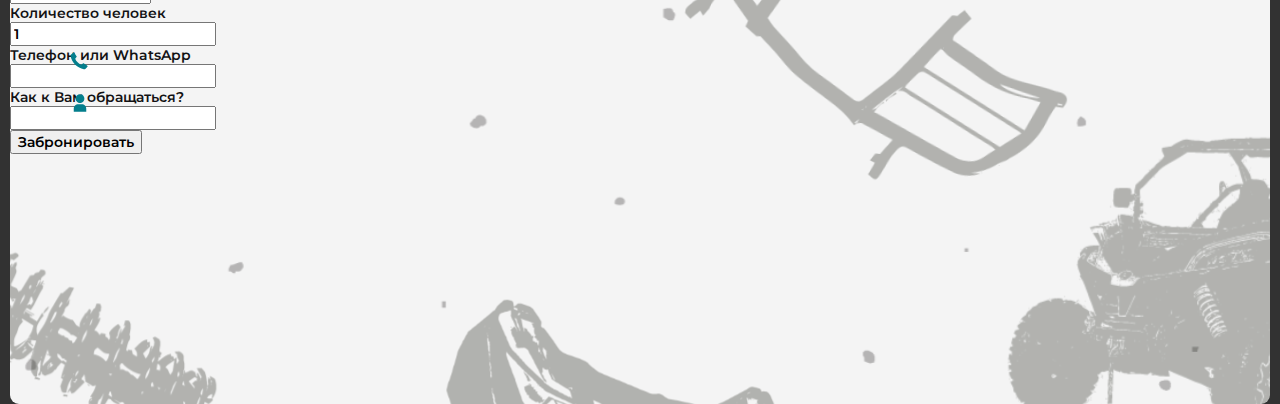
<file: iframe.html>
<!DOCTYPE html>
<html lang="ru">

<head>
  <meta charset="UTF-8">
  <meta http-equiv="X-UA-Compatible" content="IE=edge">
  <meta name="viewport" content="width=device-width, initial-scale=1.0">
  <title>Экскурсии на квадроциклах</title>
  <link rel="preconnect" href="https://fonts.googleapis.com">
  <link rel="preconnect" href="https://fonts.gstatic.com" crossorigin>
  <link href="https://fonts.googleapis.com/css2?family=Montserrat:wght@300;400;500;600;700;800&display=swap" rel="stylesheet">
  <link rel="stylesheet" href="css/slick.css">
  <link rel="stylesheet" href="css/jquery.fancybox.min.css">
  <link rel="stylesheet" href="https://cdnjs.cloudflare.com/ajax/libs/animate.css/4.1.1/animate.min.css"/>
  <link rel="stylesheet" href="css/style.css">
</head>

<body>

  <!-- <header class="header__excursion">
      <div class="container">
        <div class="header__excursion-inner">
          <a class="closed" href="index.html">
            <img class="closed__img" src="images/icon/closed.svg" alt="closed icon">
          </a>
        </div>
      </div>
    </header> -->

  <main>
    <section class="excursion">
      <div class="container">
        <div class="excursion__inner">
          <!-- <h2 class="routes__title title"></h2> -->

          <div class="excursion__box">
            <div class="excursion-base">
              <h2 class="routes-base__title">Экскурсия “РИО”</h2>
              <!-- <p class="routes__price">от 2000 <span>₴</span></p> -->
              <ul class="routes__list">
                <li class="routes__item">
                  <img class="routes__item-img" src="images/routes/icon-clock.svg" alt="icon clock">
                  <p class="routes__item-time">Время в пути:</p>
                  <p class="routes__item-hours ">1,5 - 2 часа</p>
                </li>
                <li class="routes__item">
                  <img class="routes__item-img" src="images/routes/icon-marker.svg" alt="icon marker">
                  <p class="routes__item-distance">Расстояние:</p>
                  <p class="routes__item-num">20 - 25 км</p>
                </li>
                <li class="routes__item">
                  <img class="routes__item-img" src="images/routes/icon-star.svg" alt="icon star">
                  <p class="routes__item-difficulty">Сложность:</p>
                  <p class="routes__item-stars ">5***</p>
                </li>
              </ul>
              <div class="routes__marker">
                <h4 class="routes__marker-title">Маршрут</h4>
                <p class="routes__marker-text">
                  курорт Яремче – горная долина Щивка (700 м.) – гора Синячка (1400 м.) – приселок Дора – курорт
                  Яремче
                </p>
                <a class="excursion__btn" href="#">Схема маршрута</a>
                <!-- <a class="routes-book__btn" href="#">Забронировать</a> -->
              </div>
            </div>

            <div class="slider__excursion">
              <div class="slider__excursion-item">
                <img class="slider__excursion-img" src="images/slider/experience-1.jpg" alt="foto">
              </div>
              <div class="slider__excursion-item">
                <img class="slider__excursion-img" src="images/slider/experience-2.jpg" alt="foto">
              </div>
              <div class="slider__excursion-item">
                <img class="slider__excursion-img" src="images/slider/experience-3.jpg" alt="foto">
              </div>

            </div>

          </div>

          <div class="excursion__route">
            <h3 class="excursion__route__title">Что посмотрим на маршруте:</h3>
            <div class="excursion__route__text">
              <p>
                Маршрут предполагает неспешную поездку по живописным местам Прикарпатье, среди древнейших карпатских
                лесов, живописных урочищ, горных источников, цветов и лугов. А рядом с тропинкой часто можно наткнуться
                на ягоды и грибы.
              </p>
              <p>
                С вершины горы открывается вид на горный массив Горганы, горы Синяк, Хомяк, Довбушанку, Малый Горган, а
                вдали – Говерла и Сивуля. Но лучше увидеть это своими глазами, вдохнуть горный воздух и полакомиться
                ароматными дикими ягодами. Этот маршрут уникален тем, что на нем можно увидеть как добывают нефть –
                вдоль дороги стоят и работают нефтедобывающие качалки. Никто не запрещает к ним приближаться, поэтому
                можно увидеть процесс добычи нефти без преград. Останавливаемся на полонине Лазок и при желании отсюда
                отправляемся в короткий пеший поход на вершину Синячки.
              </p>
            </div>
          </div>

        </div>

      </div>

    </section>

    <section class="tour-price">
      <div class="container">
        <div class="tour-price__inner">
          <h3 class="tour-price__title">Стоимость экскурсии за 1 квадроцикл:</h3>
          <div class="tour-price__items">

            <div class="tour-price__item">
              <a class="tour-price__link" href="#">
                <img class="tour-price__img" src="images/icon/tour-price.svg" alt="tour-price icon">
              </a>
              <img class="tour-price__img" src="images/tour-price/bike-1.jpg" alt="bike images">
              <p class="tour-price__text">UFORCE 1000 EPS (U10 EPS)</p>
              <p class="tour-price__price">2000<span>₴</span></p>
            </div>
            <div class="tour-price__item">
              <a class="tour-price__link" href="#">
                <img class="tour-price__img" src="images/icon/tour-price.svg" alt="tour-price icon">
              </a>
              <img class="tour-price__img" src="images/tour-price/bike-2.jpg" alt="bike images">
              <p class="tour-price__text">CFORCE 1000 EPS (X10 EPS)</p>
              <p class="tour-price__price">1800<span>₴</span></p>
            </div>
            <div class="tour-price__item">
              <a class="tour-price__link" href="#">
                <img class="tour-price__img" src="images/icon/tour-price.svg" alt="tour-price icon">
              </a>
              <img class="tour-price__img" src="images/tour-price/bike-3.jpg" alt="bike images">
              <p class="tour-price__text">CFMOTO CFORCE 600 EPS</p>
              <p class="tour-price__price">2500<span>₴</span></p>
            </div>
            <div class="tour-price__item">
              <a class="tour-price__link" href="#">
                <img class="tour-price__img" src="images/icon/tour-price.svg" alt="tour-price icon">
              </a>
              <img class="tour-price__img" src="images/tour-price/bike-4.jpg" alt="bike images">
              <p class="tour-price__text">CFORCE 400L EPS (X4 EPS)</p>
              <p class="tour-price__price">3000<span>₴</span></p>
            </div>
            <div class="tour-price__item">
              <a class="tour-price__link" href="#">
                <img class="tour-price__img" src="images/icon/tour-price.svg" alt="tour-price icon">
              </a>
              <img class="tour-price__img" src="images/tour-price/bike-5.jpg" alt="bike images">
              <p class="tour-price__text">ZFORCE 1000</p>
              <p class="tour-price__price">3500<span>₴</span></p>
            </div>
            <div class="tour-price__item">
              <a class="tour-price__link" href="#">
                <img class="tour-price__img" src="images/icon/tour-price.svg" alt="tour-price icon">
              </a>
              <img class="tour-price__img" src="images/tour-price/bike-6.jpg" alt="bike images">
              <p class="tour-price__text">UFORCE 1000 EPS (U10 EPS)</p>
              <p class="tour-price__price">4000<span>₴</span></p>
            </div>

          </div>
        </div>
      </div>
    </section>
  </main>

  <footer class="footer__excursion">
    <div class="container">
      <div class="footer__inner">
        <h4 class="tour-price__title">Бронирование онлайн</h4>

        <div class="contacts__inner-form">
          <form class="contacts__form">
            <div class="data">
              <p class="contacts__data-title">Желаемая дата</p>
              <input type="date">
            </div>
            <div class="jq-number product-one__item-num">
              <p class="contacts__number-title">Количество человек</p>
              <div class="jq-number__field">
                <input class="product-one__item-num" type="number" value="1" min="1">
              </div>
              <div class="jq-number__spin minus"></div>
              <div class="jq-number__spin plus"></div>
            </div>
            <!-- <div class="contacts__input-user">
              <input class="contacts__input" type="text" placeholder="Введите Ваше имя">
              <i class="fa" aria-hidden="true"></i>
            </div> -->

            <div class="contacts__input-phone">
              <p class="contacts__phone-title">Телефон или WhatsApp</p>
              <input class="contacts__input" type="tel">
              <i class="contacts-input" aria-hidden="true"></i>
            </div>

            <div class="contacts__input-user">
              <p class="contacts__user-title">Как к Вам обращаться?</p>
              <input class="contacts__input" type="user">
              <i class="contacts-input" aria-hidden="true"></i>
            </div>
          </form>
          <button class="contacts__btn" type="submit">Забронировать</button>
        </div>

      </div>
    </div>
  </footer>

</body>



<script src="https://ajax.googleapis.com/ajax/libs/jquery/3.6.0/jquery.min.js"></script>
<script src="js/slick.min.js"></script>
<script src="js/jquery.fancybox.min.js"></script>
<script src="js/wow.min.js"></script>
<script src="js/main.js"></script>

</body>

</html>
</file>
<file: css/style.css>
html {
  box-sizing: border-box;
}

*,
*::after,
*::before {
  box-sizing: inherit;
}

ul[class],
ol[class] {
  padding: 0;
}

body,
h1,
h2,
h3,
h4,
h5,
h6,
p,
ul[class],
ol[class],
figure,
figcaption,
blockquote,
dl,
dd {
  margin: 0;
}

ul[class] {
  list-style: none;
}

img {
  max-width: 100%;
  display: block;
}

input,
button,
textarea,
select {
  font: inherit;
}

a {
  color: inherit;
  text-decoration: none;
}

body {
  font-family: 'Montserrat', sans-serif;
  font-weight: 600;
  font-size: 14px;
  color: #121214;
}

.container {
  max-width: 1320px;
  margin: 0 auto;
  padding: 0 10px;
}

.title {
  font-weight: 700;
  font-size: 36px;
  line-height: 130%;
  text-align: center;
}

.header {
  position: absolute;
  z-index: 1;
  background: linear-gradient(0deg, rgba(39, 39, 41, 0.6), rgba(39, 39, 41, 0.6));
  width: 100%;
  /* height: 100vh; */
}

.header::before {
  content: '';
  position: fixed;
  left: 0;
  right: 0;
  background: linear-gradient(0deg, rgba(39, 39, 41, 0.01), rgba(10, 10, 9, 0.9));
  height: 15%;
}

.header__inner {
  display: flex;
  flex-direction: column;
  justify-content: space-between;
  min-height: 100vh;
}

.header__top {
  margin-bottom: auto;
  position: relative;
}

.header__top-inner {
  display: flex;
  justify-content: space-between;
  position: fixed;
  width: 1300px;
  z-index: 5;
  /* left: 0; */
  /* right: 0; */
  /* background: linear-gradient(0deg, rgba(39, 39, 41, 0.1), rgba(39, 39, 41, 0.1)); */
  /* background: linear-gradient(0deg, rgba(39, 39, 41, 0.01), rgba(10, 10, 9, 0.6)); */
  /* padding: 0 70px; */
}

/* .header__top-inner::before{
  content: '';
  position: fixed;
  left: 0;
  right: 0;
  top: 0;
} */

.logo {
  padding-top: 30px;
}

.menu {
  padding-top: 40px;
}

.menu__btn {
  display: none;
}

.menu__list {
  display: flex;
  align-items: center;
  gap: 52px;
}

.menu__item {
  line-height: 104.7%;
  text-transform: uppercase;
  color: #fff;
}

.menu__link {
  padding-bottom: 5px;
}

.menu__link:hover {
  border-bottom: 2px solid #007500;
  margin-top: 5px;
}

.menu__item--active {
  color: #00ff00;
}

.menu__item-phone {
  font-size: 20px;
  line-height: 104.7%;
  letter-spacing: 0.02em;
  color: #fff;
  position: relative;
}

.menu__item-phone::before {
  content: url(../images/icon/header-phone.svg);
  position: absolute;
  width: 17px;
  height: 17px;
  top: 5px;
  left: -30px;
}

.header__info-btn {
  position: absolute;
  right: 0;
  top: 80px;
  line-height: 104.7%;
  letter-spacing: 0.02em;
  color: #fff;
  background: rgba(255, 255, 255, 0.4);
  border-radius: 9px;
  padding: 12px 19px 13px 20px;
  border: none;
  cursor: pointer;
}

.header__title {
  font-weight: 800;
  font-size: 70px;
  line-height: 125.5%;
  letter-spacing: 0.045em;
  color: #fff;
  max-width: 595px;
}

.header__text {
  font-weight: 500;
  font-size: 24px;
  line-height: 108.7%;
  color: #fff;
  margin-bottom: 82px;
}

.header__btn {
  display: inline-block;
  font-size: 16px;
  line-height: 108.7%;
  color: #fff;
  padding: 19px 75px 19px 23px;
  background: #007500;
  border-radius: 9px;
  position: relative;
  margin-bottom: auto;
  width: 274px;
}

.header__btn::after {
  content: url(../images/icon/arrow-right.svg);
  position: absolute;
  width: 31px;
  height: 31px;
  top: 12px;
  right: 12px;
}

.slider__header-item {
  min-height: 100vh;
  background-repeat: no-repeat;
  background-position: top center;
  background-size: cover;
}

.slider__header .slick-dots {
  list-style: none;
  position: absolute;
  left: 83%;
  right: 0%;
  top: 50%;
  bottom: 50%;
  z-index: 3;
}

.slider__header .slick-dots button {
  font-size: 0;
  border: none;
  margin: 8px 0;
  width: 8px;
  height: 12px;
  border-radius: 50%;
  background-color: #fff;
}

.slider__header .slick-active button {
  background: #007500;
}

.benefits {
  padding: 47px 0 53px;
}

.benefits__items {
  display: flex;
  flex-wrap: wrap;
  justify-content: space-between;
}

.benefits__item {
  width: 302px;
}

.benefits__img {
  margin-bottom: 20px;
}

.benefits__title {
  font-size: 18px;
  line-height: 108.7%;
  margin-bottom: 25px;
}

.benefits__text {
  font-weight: 300;
  font-size: 16px;
  line-height: 130%;
}

.routes {
  background-image: url(../images/routes/routes-bg.png);
  background-repeat: no-repeat;
  background-size: cover;
  background-position: center;
  padding: 60px 0 0;
}

.routes__title {
  margin-bottom: 61px;
}

.routes__box {
  display: flex;
  justify-content: space-between;
}

.routes__box-advanced {
  flex-direction: row-reverse;
}

.routes-base,
.routes-advanced,
.routes-experience {
  width: 635px;
  padding-left: 111px;
}

.routes-advanced {
  right: 0;
}

.routes-base__title,
.routes-advanced__title,
.routes-experience__title {
  font-size: 36px;
  line-height: 108.7%;
  margin-bottom: 9px;
  position: relative;
}

.routes-base__title::before,
.routes-advanced__title::before,
.routes-experience__title::before {
  content: '';
  position: absolute;
  width: 81px;
  height: 4px;
  background-color: #007500;
  top: 50%;
  left: -111px;
  bottom: 50%;
}

.routes__price {
  font-weight: 700;
  font-size: 24px;
  line-height: 108.7%;
  margin-bottom: 32px;
}

.routes__item {
  display: flex;
  margin-bottom: 9px;
}

.routes__item-img {
  height: 17px;
  margin-right: 17px;
}

.routes__item-time,
.routes__item-distance,
.routes__item-difficulty {
  font-weight: 400;
  font-size: 16px;
  line-height: 108.7%;
  text-transform: uppercase;
  padding-right: 5px;
}

.routes__item-hours,
.routes__item-num,
.routes__item-stars {
  font-size: 16px;
  line-height: 108.7%;
}

.routes__marker-title {
  display: inline-block;
  font-size: 18px;
  line-height: 130%;
  text-transform: uppercase;
  padding-top: 18px;
  margin-bottom: 13px;
  position: relative;
}

.routes__marker-title::after {
  content: url(../images/routes/routes-marker.svg);
  position: absolute;
  width: 24px;
  height: 24px;
  top: 13px;
  right: -40px;
}

.routes__marker-text {
  font-weight: 400;
  line-height: 160%;
  margin-bottom: 39px;
}

.routes-more__btn {
  display: inline-block;
  line-height: 130%;
  color: #007500;
  border: 1.5px solid #007500;
  border-radius: 9px;
  padding: 14px 44px 13px 45px;
  margin-right: 15px;
  transition: all .3s;
}

.routes-more__btn:hover,
.excursion__btn:hover {
  background-color: #007500;
  color: #fff;
}

.routes-book__btn {
  display: inline-block;
  line-height: 130%;
  color: #fff;
  background: #007500;
  border: 1.5px solid #007500;
  border-radius: 9px;
  padding: 14px 29px 13px;
  margin-bottom: 148px;
  transition: all .3s;
}

.routes-book__btn:hover {
  color: #007500;
  background: #fff;
}

.slider__base,
.slider__experience {
  max-width: 50%;
  height: 360px;
  position: absolute;
  right: 0;
}

.slider__excursion {
  max-width: 50%;
  height: 360px;
  right: 0;
}

.slider__advanced {
  max-width: 50%;
  height: 360px;
  position: absolute;
  left: 0;
}

.slider__base-item,
.slider__advanced-item,
.slider__experience-item,
.slider__excursion-item {
  margin: 25px 16px;
}

.slider__advanced-item {
  margin: 25px;
}

.slider__base-img,
.slider__experience-img,
.slider__excursion-img {
  width: 250px;
  height: 300px;
  transition: all linear .5s;
  border-radius: 9px;
  margin: 0 -140%;
}

.slider__advanced-img {
  width: 250px;
  height: 300px;
  margin-left: 20%;
  transition: all linear .5s;
  border-radius: 9px;
}

.slick-center .slider__base-img,
.slick-center .slider__advanced-img,
.slick-center .slider__experience-img,
.slick-center .slider__excursion-img {
  transform: scale(1.1);
}

.slider__base .slick-dots,
.slider__advanced .slick-dots,
.slider__experience .slick-dots,
.slider__excursion .slick-dots {
  display: flex;
  justify-content: center;
  list-style: none;
  position: absolute;
  left: 50%;
  right: 50%;
  bottom: 0;
  z-index: 3;
}

.slider__base .slick-dots button,
.slider__advanced .slick-dots button,
.slider__experience .slick-dots button,
.slider__excursion .slick-dots button {
  font-size: 0;
  border: none;
  margin: 0 8px;
  width: 8px;
  height: 14px;
  border-radius: 50%;
  background-color: transparent;
  border: 1px solid #007500;
}

.slider__base .slick-active button,
.slider__advanced .slick-active button,
.slider__experience .slick-active button,
.slider__excursion .slick-active button {
  background: #007500;
}

.route-selection {
  background-image: url(../images/routes/route-selection.jpg);
  background-repeat: no-repeat;
  background-size: cover;
  background-position: center;
  padding: 81px 0 94px;
  text-align: center;
}

.route-selection__title {
  font-weight: 700;
  font-size: 36px;
  line-height: 130%;
  color: #fff;
  margin-bottom: 19px;
}

.route-selection__text {
  font-weight: 500;
  font-size: 18px;
  line-height: 130%;
  color: #fff;
  margin-bottom: 43px;
}

.route-selection__btn {
  display: inline-block;
  line-height: 130%;
  color: #fff;
  background: #007500;
  border-radius: 9px;
  padding: 14px 43px 13px 44px;
  border: none;
  cursor: pointer;
  transition: all .3s;
}

.route-selection__btn:hover {
  color: #007500;
  background: #fff;
}

.foto {
  padding: 70px 0 0px;
}

.foto__title {
  margin-bottom: 43px;
}

.slider__foto {
  margin-bottom: 120px;
}

.slider__foto-item {
  display: flex;
  justify-content: center;
  gap: 50px;
  margin: 50px;
  max-width: 100%;
}

.slider__foto-img {
  max-width: 330px;
  height: 330px;
  transition: all linear .5s;
  border-radius: 9px;
}

.slick-center .slider__foto-img {
  transform: scale(1.1);
}

.slider__foto .slick-dots {
  display: flex;
  justify-content: center;
  list-style: none;
  position: absolute;
  left: 50%;
  right: 50%;
  bottom: -60px;
  z-index: 3;
}

.slider__foto .slick-dots button {
  font-size: 0;
  border: none;
  margin: 0 8px;
  width: 8px;
  height: 14px;
  border-radius: 50%;
  background-color: transparent;
  border: 1px solid #007500;
}

.slider__foto .slick-active button {
  background: #007500;
}

.video {
  background-image: url(../images/photo/video-bg.jpg);
  padding: 82px 0;
}

.video__bg {
  display: flex;
  justify-content: center;
  align-items: center;
  position: relative;
  margin: 0 10px;
}

.video__bg-img {
  border-radius: 22px;
  margin: 0 auto;
}

.video__name {
  position: absolute;
  font-weight: 500;
  font-size: 24px;
  line-height: 130%;
  color: #fff;
  top: 30px;
  left: 32%;
  right: auto;
}

.video__bg::before {
  content: '';
  position: absolute;
  width: 1078px;
  height: 430px;
  border-radius: 22px;
  border: 7px solid #FFFFFF;
  background: linear-gradient(0deg, rgba(0, 0, 0, 0.4), rgba(0, 0, 0, 0.4));
}

.video-link {
  background-image: url(../images/photo/video.svg);
  background-repeat: no-repeat;
  position: absolute;
  width: 84px;
  height: 84px;
}

.team {
  padding: 65px 75px;
  position: relative;
}

.team::before {
  content: url(../images/team/team-images1.svg);
  position: absolute;
  left: 0;
  bottom: -130px;
  z-index: -1;
}

.team::after {
  content: url(../images/team/team-images2.svg);

  position: absolute;
  top: -115px;
  right: 0;
  z-index: -1;
}

.team__title {
  margin-bottom: 50px;
}

.team__items {
  display: flex;
  gap: 28px;
}

.team__item {
  background: #f4f4f4;
  border-radius: 9px;
}

.team__item-img {
  border-top-left-radius: 9px;
  border-top-right-radius: 9px;
}

.team__item-desc {
  padding: 24px 30px 26px;
}

.team__item-name {
  font-weight: 700;
  font-size: 24px;
  line-height: 130%;
  color: #007500;
}

.team__item-position {
  font-weight: 400;
  font-size: 18px;
  line-height: 130%;
}

.services {
  background-image: url(../images/services/services-bg.jpg);
  background-repeat: no-repeat;
  background-size: cover;
  background-position: center;
  padding: 60px 75px;
}

.services__title {
  width: 500px;
  margin: 0 auto 50px;
  text-align: center;
}

.services__items {
  display: grid;
  grid-template-columns: repeat(3, 1fr);
  gap: 30px;
}

.services__item {
  min-height: 112px;
  padding: 15px 30px 0 65px;
  background: #fff;
  border-radius: 9px;
  position: relative;
}

.services__item::before {
  content: url(../images/services/services-icon.svg);
  position: absolute;
  width: 42px;
  height: 42px;
  top: 9px;
  left: 5px;
}

.services__item-text {
  font-weight: 400;
  line-height: 150%;
}

.services__item-text span {
  font-weight: 600;
}

.special-offers {
  padding: 75px 0;
  position: relative;
}

.special-offers::before {
  content: url(../images/offers/buggy.svg);
  position: absolute;
  top: -80px;
  left: 0;
  z-index: -1;
}

.special-offers::after {
  content: url(../images/offers/detail.svg);

  position: absolute;
  right: 0;
  bottom: -245px;
  z-index: -1;
}

.special-offers__title {
  margin-bottom: 55px;
}

.special-offers__inner {
  display: flex;
  gap: 30px;
}

.special-offers__box {
  display: flex;
  background: #F4F4F4;
  border-radius: 9px;
  position: relative;
}

.special-offers__box::after {
  content: '';
  position: absolute;
  background-image: url(../images/offers/offers-3.svg);
  width: 295px;
  height: 158px;
  right: 0;
  bottom: 0;
  border-bottom-right-radius: 9px;
}

.special-offers__item-img {
  border-radius: 9px;
}

.special-offers__discount {
  max-width: 334px;
  padding: 30px 0px 0 35px;
}

.special-offers__discount-title {
  font-weight: 800;
  font-size: 36px;
  line-height: 130%;
  color: #007500;
  width: 247px;
}

.special-offers__discount-title span {
  font-weight: 700;
  font-size: 24px;
}

.special-offers__discount-text {
  font-weight: 400;
  font-size: 18px;
  line-height: 130%;
  color: #373737;
}

.special-offers__discount-btn {
  line-height: 130%;
  color: #007500;
  padding: 14px 44px 13px 45px;
  display: inline-block;
  border: 1.5px solid #007500;
  border-radius: 9px;
  margin-top: 14px;
  position: relative;
  z-index: 3;
  cursor: pointer;
  transition: all .3s;
}

.special-offers__discount-btn:hover {
  background-color: #007500;
  color: #fff;
}

.gift-certificate {
  background-image: url(../images/offers/certificates-bg.jpg);
  background-repeat: no-repeat;
  background-size: cover;
  background-position: center;
  padding: 50px 0 90px;
}

.gift-certificates__title {
  margin-bottom: 15px;
}

.gift-certificates__text {
  font-weight: 500;
  font-size: 20px;
  line-height: 140%;
  text-align: center;
  color: #007500;
  margin-bottom: 45px;
  text-align: center;
}

.gift-certificates__items {
  display: flex;
  flex-wrap: wrap;
  justify-content: space-between;
}

.gift-certificates__item-text {
  font-weight: 400;
  font-size: 18px;
  line-height: 172.5%;
  color: #151515;
  width: 524px;
  margin-bottom: 65px;
}

.gift-certificates__item-btn {
  display: inline-block;
  line-height: 130%;
  color: #007500;
  border: 1.5px solid #007500;
  border-radius: 9px;
  padding: 14px 22px 13px 23px;
  transition: all .3s;
}

.gift-certificates__item-btn:hover {
  background-color: #007500;
  color: #fff;
}

.questions {
  padding: 71px 0 85px;
  position: relative;
}

.questions::before {
  content: url(../images/questions/questionsimage-1.svg);
  position: absolute;
  left: 0;
  bottom: -230px;
  z-index: -10;
}

.questions::after {
  content: url(../images/questions/questionsimage-2.svg);
  position: absolute;
  top: -130px;
  right: 0;
  z-index: -1;
}

.questions__title {
  margin-bottom: 50px;
}

.questions__inner {
  display: flex;
  flex-wrap: wrap;
  justify-content: center;
}

.questions__item {
  width: 539px;
  border: 0.5px solid #848484;
  padding: 16px 25px 19px 25px;
  border-radius: 2px;
  margin-bottom: 8px;
}

.questions__item--active {
  border: 0.5px solid #007500;
  border-radius: 2px;
}

.questions__item-title {
  font-size: 16px;
  line-height: 20px;
  cursor: pointer;
  position: relative;
}

.questions__item-title::after {
  content: url(../images/questions/arrows-questions.svg);
  position: absolute;
  width: 12px;
  height: 22px;
  top: 0;
  right: 0;
}

.questions__item.questions__item--active .questions__item-title::after {
  content: url(../images/questions/arrows-top.svg);
  transform: rotate(-90deg);
}

.questions__item.questions__item--active .questions__item-text {
  display: block;
}

.questions__item-text {
  font-weight: 400;
  line-height: 21px;
  padding-top: 24px;
  display: none;
}

.questions__box {
  display: flex;
  flex-direction: column;
  align-items: center;
  text-align: center;
  width: 378px;
  margin-left: 159px;
}

.questions__box-img {
  padding: 12px 0 26px;
}

.questions__box-title {
  font-size: 24px;
  line-height: 29px;
  margin-bottom: 14px;
}

.questions__box-text {
  font-weight: 400;
  line-height: 17px;
  margin-bottom: 31px;
}

.questions__box-btn {
  line-height: 130%;
  color: #fff;
  background: #007500;
  border-radius: 9px;
  padding: 13px 33px 14px 33px;
  border: 1px solid #007500;
  transition: all .3s;
}

.questions__box-btn:hover {
  color: #007500;
  background: #fff;
}

.additional-services {
  padding: 0 0 110px;
}

.additional-services__title {
  margin-bottom: 55px;
}

.additional-services__items {
  display: grid;
  grid-template-columns: repeat(4, 1fr);
  gap: 30px;
}

.additional-services__item {
  background: #f4f4f4;
  /* border: 1px solid #f4f4f4; */
  /* border: 1px solid transparent; */
  border-radius: 9px;
  transition: all .3s;
}

.additional-services__item:hover{
  box-shadow: 3px 3px 20px 0px rgba(50, 50, 50, 0.25);
  /* border: 1px solid transparent; */
  color: #007500;
}

.additional-services__img {
  border-top-left-radius: 9px;
  border-top-right-radius: 9px;
  width: 100%;
}

.additional-services__text {
  font-size: 18px;
  line-height: 130%;
  padding: 22px 90px 26px 24px;
}

.contacts {
  position: relative;
}

.contacts__inner {
  width: 621px;
}

.contacts__title {
  text-align: left;
  border-top: 3px solid #007500;
  width: 635px;
  margin-bottom: 64px;
}


.contacts__items {
  columns: 2;
  gap: 60px;
}

.contacts__item {
  display: flex;
  align-items: flex-start;
}

.contacts__item-img {
  margin-right: 16px;
  margin: 0 16px 37px 0;
}

.contacts__item-text,
.contacts__item-phone,
.contacts__item-email {
  font-weight: 400;
  font-size: 18px;
  line-height: 151.19%;
}

.contacts__social {
  margin-bottom: 164px;
}

.contacts__social-title {
  font-size: 24px;
  line-height: 151.19%;
  padding-top: 16px;
  margin-bottom: 16px;
}

.contacts__social-list {
  display: flex;
  gap: 21px;
}

.map {
  position: absolute;
  top: 0;
  right: 0;
  width: 49%;
  filter: grayscale(100%);
}

.footer__top {
  display: flex;
  justify-content: space-between;
  align-items: center;
  border-top: 1px solid #121214;
  border-bottom: 1px solid #121214;
}

.footer__logo {
  padding: 20px 0 20px 113px;
}

.footer__menu-list {
  display: flex;
  gap: 64px;
}

.footer__item {
  line-height: 104.7%;
  text-transform: uppercase;
}

.footer__copy {
  text-align: center;
  padding: 21px 0 24px;
}





.wrapper {

  /* padding: 0px 70px; */
  /* margin: 0 70px; */
  /* width: 1440px; */
  /* background: rgba(18, 18, 20, 0.8); */
  /* margin-bottom: 63px; */
  /* width: 100%;
  height: 100vh;
  overflow-y: auto; */
}

.excursion {
  background-color: #323232;
}

.header__excursion-inner {
  display: flex;
  justify-content: flex-end;
  padding: 45px 0 46px;
}

.excursion__inner {
  background-color: #fff;
  /* border-radius: 9px; */
  border-top-left-radius: 9px;
  border-top-right-radius: 9px;
  padding: 35px 0 1px 112px;
}

.excursion__box {
  display: flex;
  justify-content: space-between;
}

.excursion__btn {
  display: inline-block;
  line-height: 130%;
  color: #007500;
  border: 1.5px solid #007500;
  border-radius: 9px;
  padding: 13px 24px 14px 25px;
  /* margin-right: 15px; */
  margin-bottom: 69px;
  transition: all .3s;
}

.excursion__route__title {
  font-size: 24px;
  line-height: 29px;
  margin-bottom: 27px;
}

.excursion__route__text p {
  font-weight: 400;
  font-size: 16px;
  line-height: 160%;
  margin-bottom: 40px;
  padding-right: 110px;
}

.tour-price {
  background-color: #323232;
}

.container {}

.tour-price__inner {
  background-color: #fff;
  padding: 0 0 74px 112px;
}

.tour-price__title {
  font-size: 24px;
  line-height: 29px;
  margin-bottom: 45px;
}

.tour-price__items {
  display: grid;
  grid-template-columns: repeat(3, 2fr);
  row-gap: 24px;
  column-gap: 28px;
  padding-right: 221px;
  /* margin-bottom: 74px; */
  text-align: center;
}

.tour-price__item {
  background: #F4F4F4;
  border-radius: 9px;
  position: relative;
}

.tour-price__link {
  position: absolute;
  top: 0;
  left: 0;
  /* position: relative; */
}

/* .tour-price__link::before {
  content: url(../images/icon/tour-price.svg);
  background-position: left;
  position: absolute;
  top: 0;
  left: 0;
} */
.tour-price__img {
  border-top-left-radius: 9px;
  border-top-right-radius: 9px;
}

.tour-price__text {
  font-weight: 400;
  line-height: 130%;
  padding: 10px 0 3px;
}

.tour-price__price {
  font-weight: 700;
  font-size: 20px;
  line-height: 130%;
  color: #007500;
  padding: 0 0 9px;
}

.footer__excursion {
  /* background-image: url(../images/tour-price/footer-excursion.svg); */
  /* background-repeat: no-repeat; */
  /* background-size: cover; */
  /* padding: 0 0 516px; */
  /* height: 516px; */
  /* position: relative; */
  background-color: #323232;
}

.footer__inner {
  background-image: url(../images/tour-price/footer-excursion.svg);
  /* content: url(../images/tour-price/footer-excursion.svg); */
  background-repeat: no-repeat;
  background-size: cover;
  background-position: center;
  height: 516px;
  /* position: absolute; */
  border-bottom-left-radius: 9px;
  border-bottom-right-radius: 9px;
}

/* .excursion__booking::before{
  content: url(../images/tour-price/footer-excursion.svg);
    background-repeat: no-repeat;
  background-size: cover;
  background-position: center;
  position: absolute;
  border-bottom-left-radius: 9px;
  border-bottom-right-radius: 9px;
} */

.contacts__inner-form {}

.contacts__form {}

.contacts__input-phone {
  position: relative;
}

.contacts__input-phone i{
  content: '';
  position: absolute;
  background-image: url(../images/icon/phone-contacts.svg);
  width: 18px;
  height: 18px;
  left: 60px;
  bottom: 18px;
}

.contacts__input {}

.contacts-input {}

.contacts__input-user {
  position: relative;
}

.contacts__input-user i{
  content: "";
  position: absolute;
  background-image: url('../images/icon/user-contacts.svg');
  width: 20px;
  height: 20px;
  left: 60px;
  bottom: 17px;
}







@media (max-width: 1320px) {
  .header__top-inner {
    padding: 0;
  }

  /* .header__info-btn{
    margin: 0 50px;
  } */
}

@media (max-width: 1300px) {
  .header__top-inner {
    width: auto;
    left: 0;
    right: 0;
    margin: 0 20px;
  }

  .benefits__items {
    justify-content: space-around;
    gap: 20px;
  }

  .slider__base,
  .slider__experience {
    max-width: 50%;
    height: 360px;
    position: inherit;
  }

  .routes-advanced {
    position: inherit;
  }

  .slider__base .slick-dots,
  .slider__advanced .slick-dots,
  .slider__experience .slick-dots {
    position: inherit;
  }

  .team {
    padding: 65px 0px;
  }

  .special-offers__inner {
    flex-wrap: wrap;
    justify-content: center;
  }

  .services {
    padding: 60px 0px;
  }

  .special-offers__inner {
    flex-wrap: wrap;
    justify-content: center;
  }

  .additional-services__items {
    grid-template-columns: repeat(3, 1fr);
  }

  .contacts__social {
    margin-bottom: 65px;
  }

  .map {
    width: 100%;
    position: inherit;
    margin-bottom: 65px;
  }
}

@media (max-width: 1200px) {
  .team__items {
    flex-wrap: wrap;
    justify-content: center;
  }

  .gift-certificates__items {
    justify-content: center;
  }

  .gift-certificates__item-btn {
    margin-bottom: 50px;
  }

  .footer__menu {
    display: none;
  }

  .footer__logo {
    margin: 0 auto;
    padding: 12px 0;
  }
}

@media (max-width: 1140px) {
  .menu {
    display: none;
  }

  /* .header__info-btn{
    display: none;
  } */


  .menu {
    display: flex;
    /* order: 1; */
  }

  .menu__btn {
    display: inline-block;
    width: 40px;
    height: 40px;
    background-color: transparent;
    border: none;
    cursor: pointer;
    position: relative;
    z-index: 50;
    right: 30px;
  }

  .menu__btn-line {
    position: absolute;
    left: 0;
    width: 100%;
    background-color: #fff;
    height: 2px;
    transition: .3s ease;
  }

  .menu__btn-line:nth-child(1) {
    top: 0;
  }

  .menu__btn-line:nth-child(2) {
    top: 10px;
  }

  .menu__btn-line:nth-child(3) {
    top: 10px;
  }

  .menu__btn-line:nth-child(4) {
    top: 20px;
  }

  /* .menu__btn .menu__btn-line--active:nth-child(1) {
    transform: scaleX(0);
  }
  .menu__btn .menu__btn-line--active:nth-child(2) {
    transform: rotate(45deg);
  }
  .menu__btn .menu__btn-line--active:nth-child(3) {
    transform: rotate(-45deg);
  }
  .menu__btn .menu__btn-line--active:nth-child(4) {
    transform: scaleX(0);
  } */

  .menu__list {
    position: fixed;
    left: 0;
    top: 0;
    right: 0;
    bottom: 50%;
    background: #000;
    z-index: 3;
    display: flex;
    flex-direction: column;
    justify-content: center;
    transform: translateY(-100%);
    transition: transform .5s;
    overflow: auto;
    text-align: center;
  }

  .menu__list--active {
    transform: translateX(0);
  }

  /* .header__top-inner.header__top-inner--active .menu__list {
    transform: translateY(0%);
  } */

  .header__info-btn {
    position: inherit;
    right: 50px;
  }



  .slider__base,
  .slider__experience {
    width: 235px;
    margin-left: 50px;
  }

  .slider__header .slick-dots {
    left: 95%;
  }

  .slider__foto {
    margin-bottom: 65px;
  }

  .slider__foto-item {
    flex-direction: column;
  }

  .slider__foto .slick-dots {
    bottom: -20px;
  }

  .video__bg::before {
    width: 100%;
    height: 100%;
  }

  .video__name {
    top: 15px;
    left: 5%;
  }

  .services__items {
    grid-template-columns: repeat(2, 1fr);
  }
}

@media (max-width: 1000px) {
  .routes__box {
    margin-bottom: 50px;
  }

  .routes-more__btn,
  .routes-book__btn {
    display: block;
    margin: 0 0 15px 0;
    text-align: center;
  }

  .slider__base-img,
  .slider__advanced-img,
  .slider__experience-img {
    height: 240px;
  }

  .routes-base__title::before,
  .routes-advanced__title::before,
  .routes-experience__title::before {
    display: none;
  }

  .slider__advanced {
    position: inherit;
  }

  .slider__advanced .slick-dots {
    position: inherit;
    left: 0;
    right: 0;
  }
}

@media (max-width: 960px) {
  .questions__box {
    margin-left: 0;
  }

  .additional-services__items {
    grid-template-columns: repeat(2, 1fr);
  }
}

@media (max-width: 700px) {
  .header__title {
    font-size: 60px;
  }

  .header__text {
    font-size: 19px;
  }

  .contacts__title {
    width: 100%;
  }

  .contacts__inner {
    width: 100%;
  }

  .contacts__items {
    columns: 1;
  }
}

@media (max-width: 640px) {
  .benefits__items {
    display: block;
    margin-left: 10px;
  }

  .routes__title {
    margin-bottom: 20px;
  }

  .routes-base,
  .routes-advanced,
  .routes-experience {
    width: 100%;
    padding-left: 20px;
  }

  .team::before {
    display: none;
  }

  .special-offers::before {
    display: none;
  }

  .special-offers__item-img {
    display: none;
  }

  .special-offers__box::after {
    display: none;
  }

  .special-offers__discount {
    padding: 10px 0px 0 25px;
    height: 210px;
  }

  .additional-services__items {
    grid-template-columns: repeat(1, 1fr);
  }
}

@media (max-width:600px) {
  .routes__box {
    flex-direction: column;
  }

  .slider__base,
  .slider__advanced,
  .slider__experience {
    max-width: 100%;
    margin: 0 auto;
  }

  .slider__base-img,
  .slider__advanced-img,
  .slider__experience-img {
    max-width: 225px;
  }
}

@media (max-width: 560px) {
  .header__title {
    font-size: 32px;
  }

  .header__text {
    font-size: 16px;
  }

  .video__name {
    display: none;
  }

  .title {
    width: 100%;
    font-size: 24px;
  }

  /* .services__title {
    font-size: 30px;
  } */
  .services__items {
    grid-template-columns: repeat(1, 1fr);
  }

  .gift-certificates__item-text {
    width: 100%;
  }

  .questions::before {
    display: none;
  }

  .questions::after {
    display: none;
  }

  .questions__item {
    width: 100%;
  }

  .questions__item-title {
    width: 235px;
  }

  .questions__item-text {
    width: 200px;
  }
}

@media (max-width: 450px) {
  .header__info-btn {
    top: 100px;
  }

  .routes-base__title,
  .routes-advanced__title,
  .routes-experience__title {
    font-size: 28px;
  }

  .route-selection__title {
    font-size: 24px;
  }

  .route-selection__text {
    font-size: 16px;
  }

  .contacts__item-text,
  .contacts__item-phone,
  .contacts__item-email {
    font-size: 14px;
  }
}

@media (max-width: 350px) {
  .benefits__item {
    width: 280px;
  }

  .slider__foto-img {
    max-width: 215px;
    height: 230px;
  }
}
</file>
